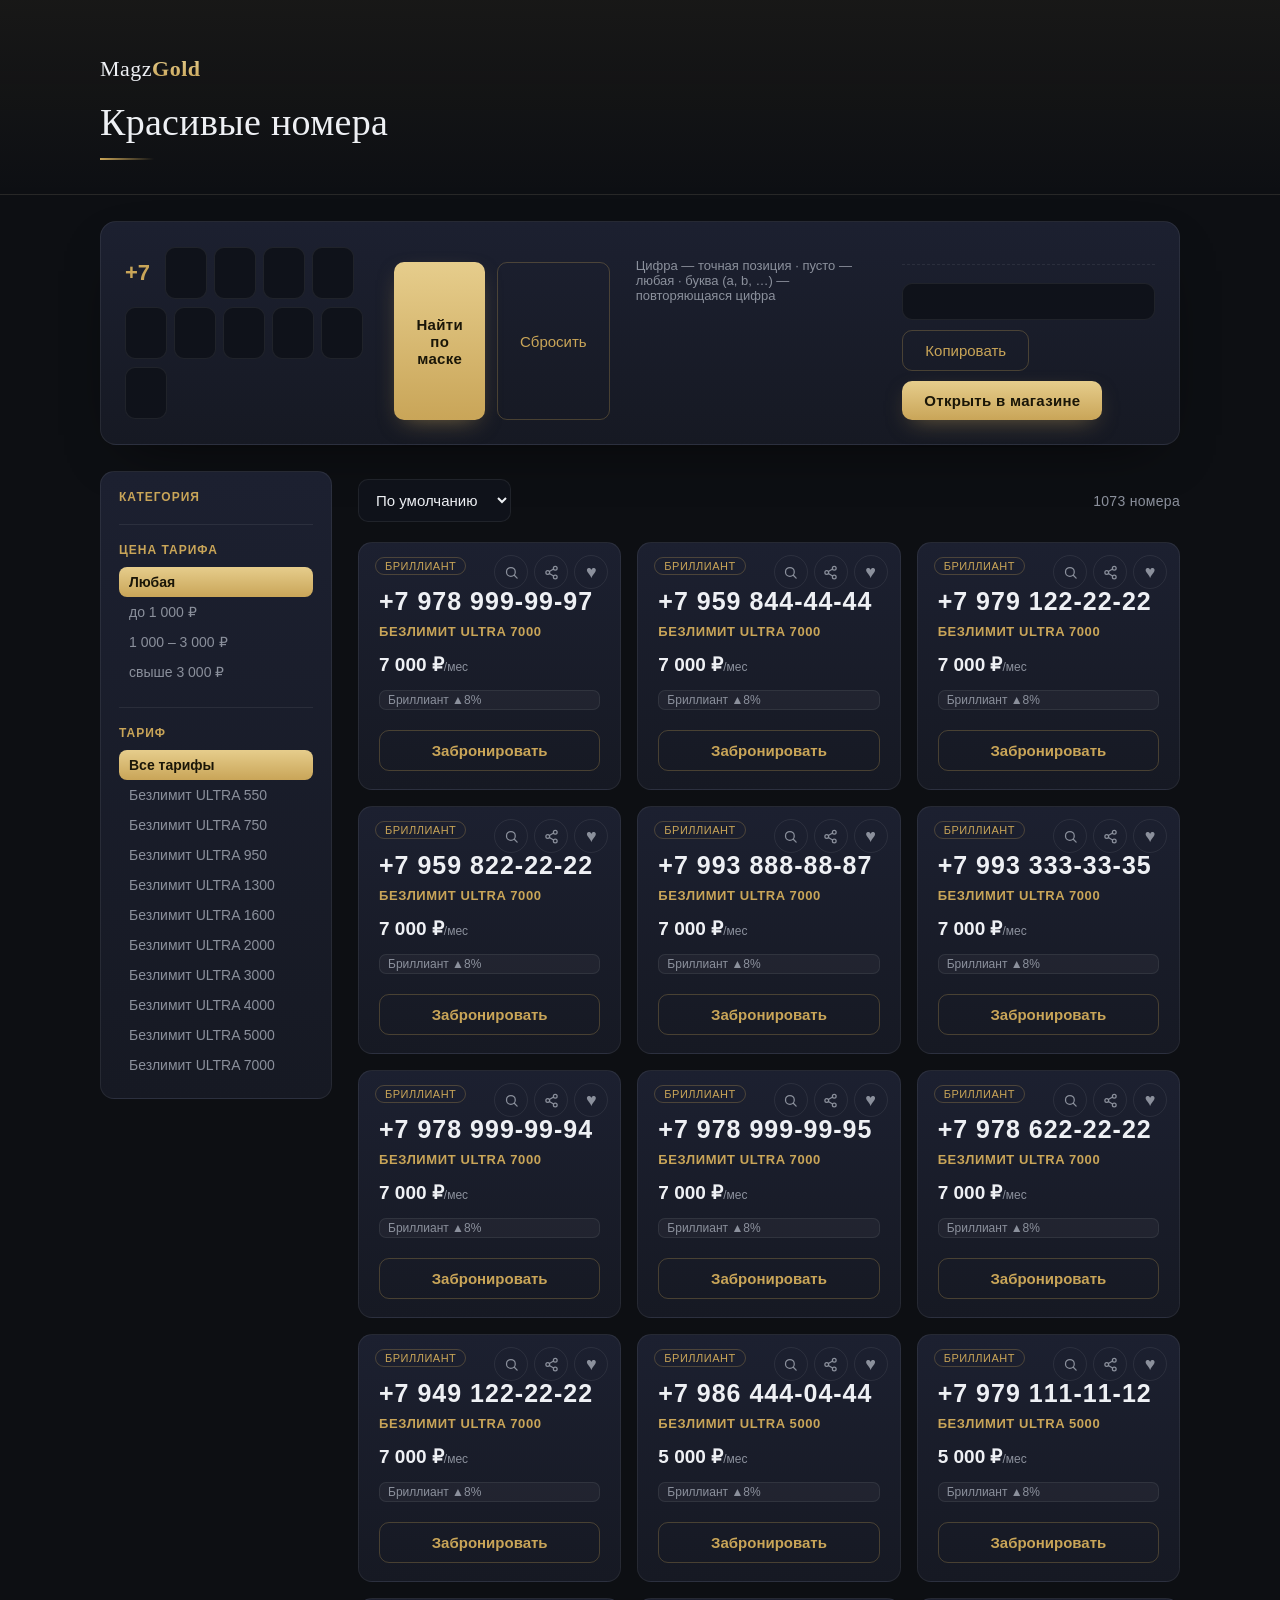
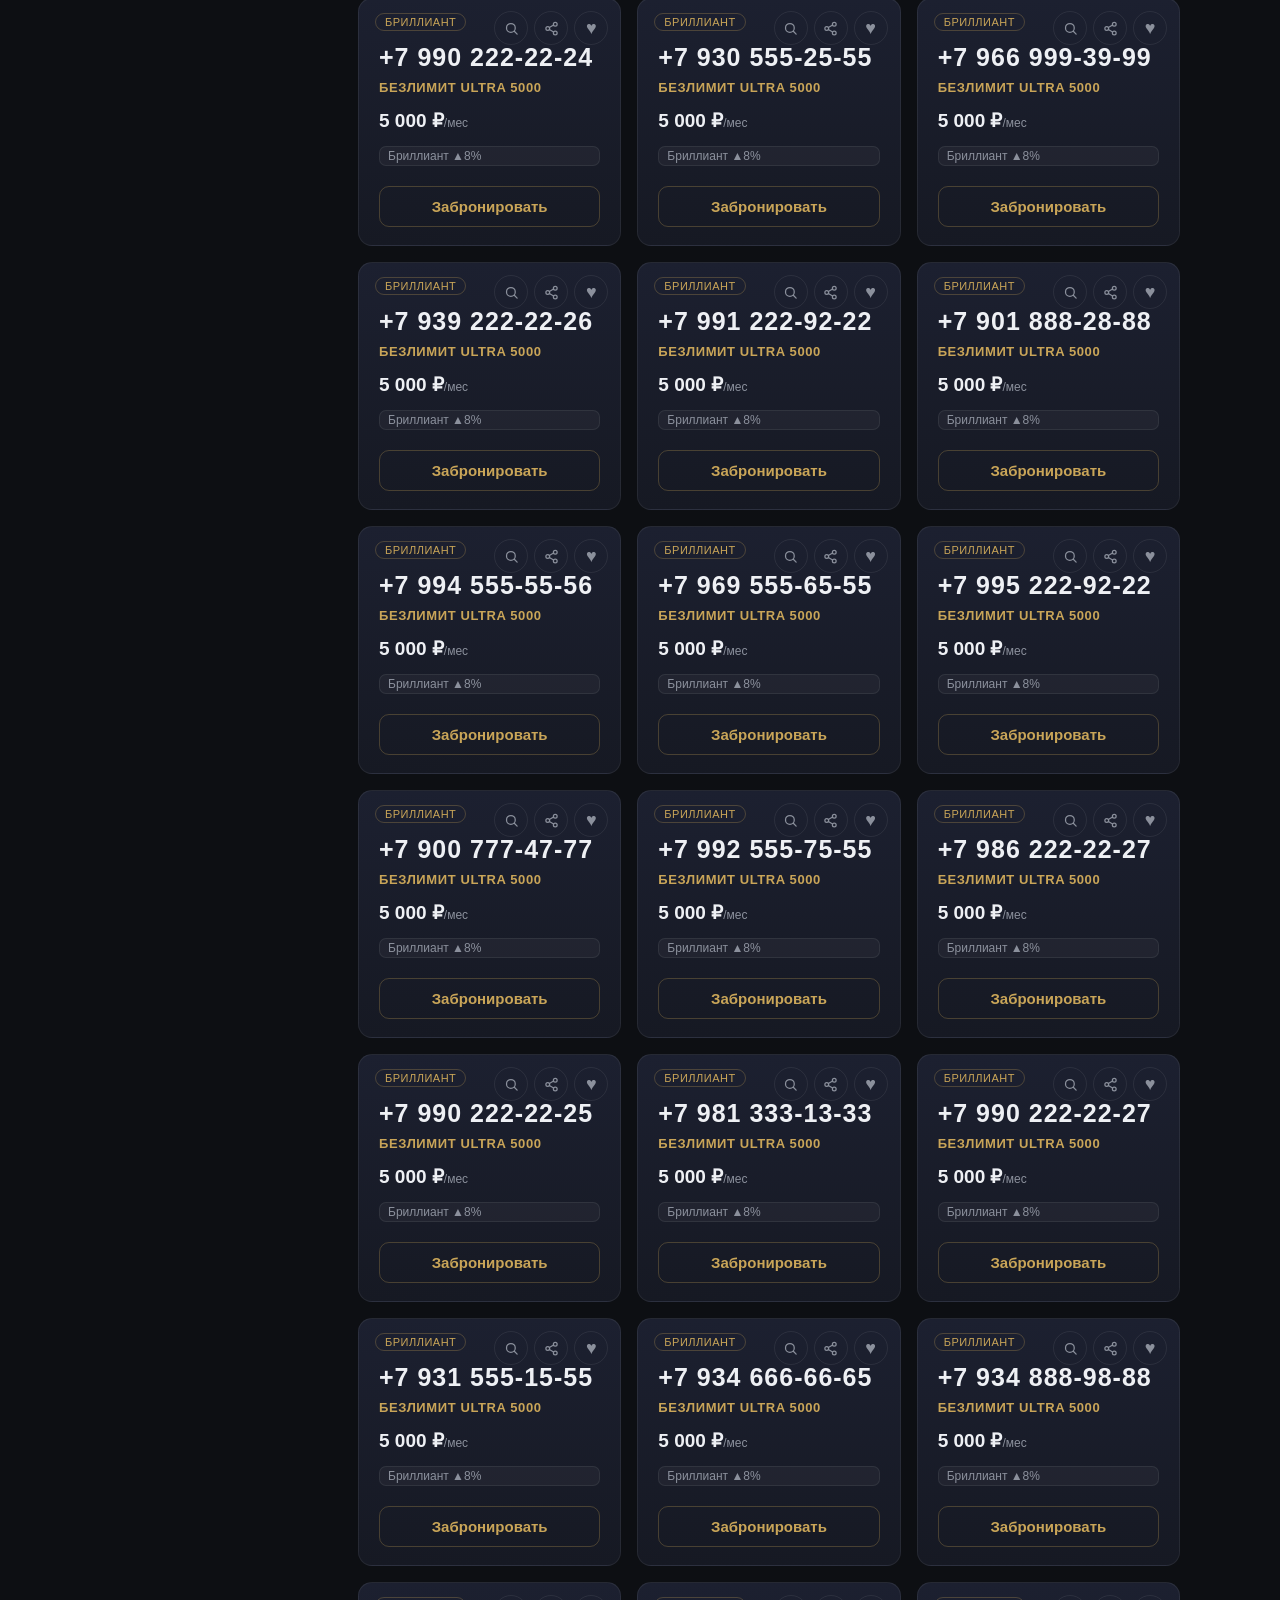
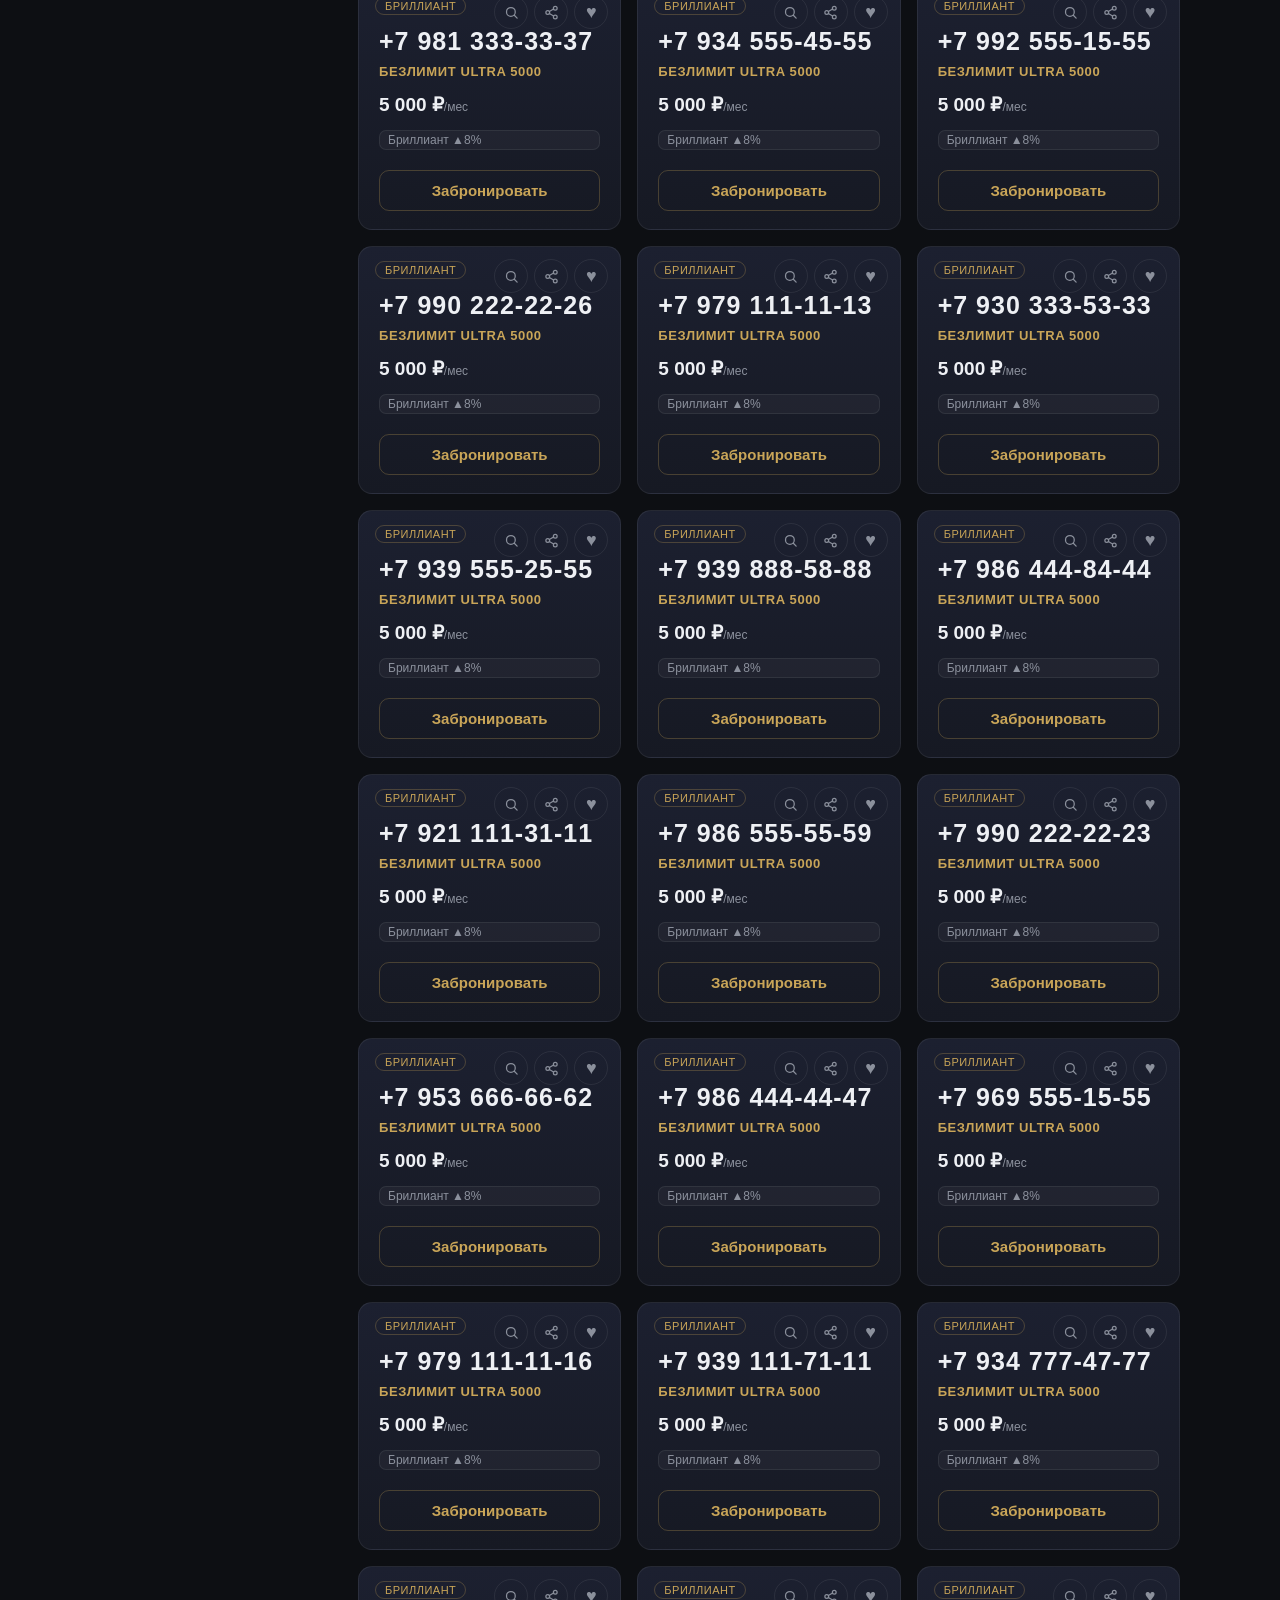
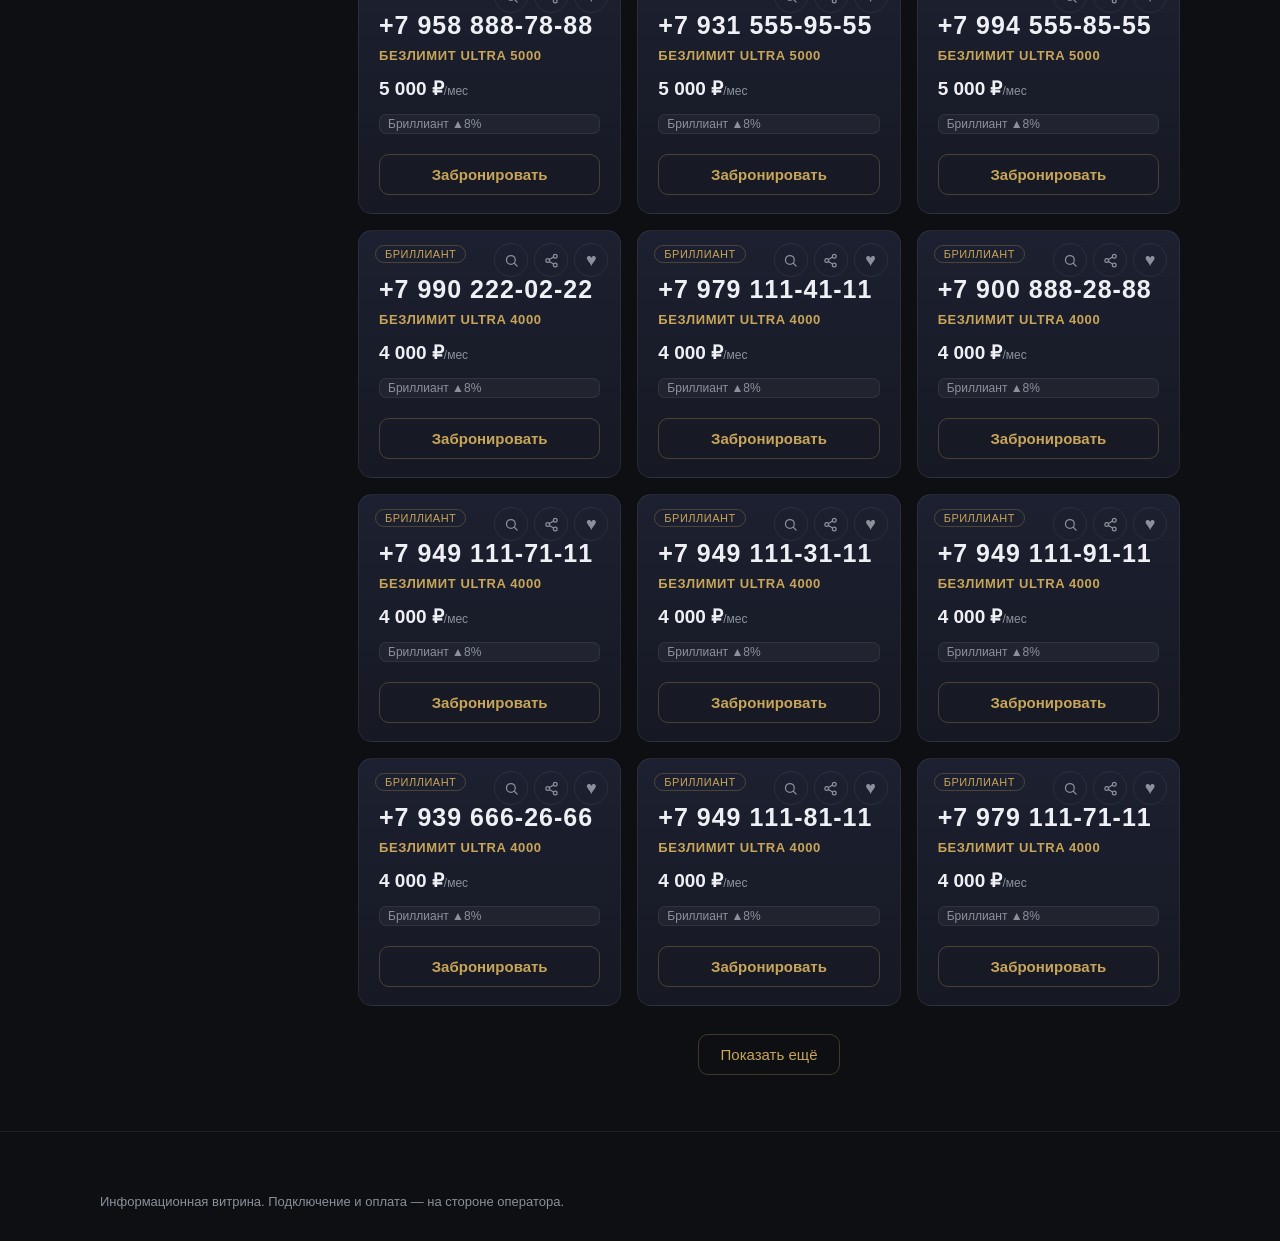
<file: index.html>
<!doctype html>
<html lang="ru">
<head>
  <meta charset="utf-8">
  <meta name="viewport" content="width=device-width, initial-scale=1">
  <title>MagzGold — красивые номера: купить и забронировать онлайн</title>
  <meta name="description" content="MagzGold — красивые и премиальные номера телефонов: подбор по маске и категориям, бронирование онлайн. Бриллиантовые, золотые, зеркальные номера.">
  <link rel="stylesheet" href="styles.css">
</head>
<body>
  <header class="top">
    <div class="wrap">
      <div class="brand">Magz<span class="brand-gold">Gold</span></div>
      <h1 class="h1">Красивые номера</h1>
    </div>
  </header>

  <main class="wrap">
    <section class="search-box">
      <div class="cubes" id="cubes" aria-label="Маска номера из 10 цифр">
        <span class="cube-prefix">+7</span>
      </div>
      <div class="cube-actions">
        <button id="find" class="btn-primary">Найти по маске</button>
        <button id="reset" class="btn-ghost">Сбросить</button>
      </div>
      <p class="cube-hint">Цифра — точная позиция · пусто — любая · буква (a, b, …) — повторяющаяся цифра</p>
      <div class="ref-bar" id="refBar" hidden>
        <input id="refLink" class="ref-link" readonly>
        <button id="copyLink" class="btn-ghost">Копировать</button>
        <a id="openStore" class="btn-primary" target="_blank" rel="noopener">Открыть в магазине</a>
      </div>
    </section>

    <div class="layout">
      <aside class="sidebar">
        <div class="filter-group">
          <h3 class="filter-title">Категория</h3>
          <ul class="filter-list" id="fCat"></ul>
        </div>
        <div class="filter-group">
          <h3 class="filter-title">Цена тарифа</h3>
          <ul class="filter-list" id="fPrice"></ul>
        </div>
        <div class="filter-group">
          <h3 class="filter-title">Тариф</h3>
          <ul class="filter-list" id="fTariff"></ul>
        </div>
      </aside>

      <div class="content">
        <div class="controls">
          <select id="sort">
            <option value="default">По умолчанию</option>
            <option value="price-asc">Цена тарифа ↑</option>
            <option value="price-desc">Цена тарифа ↓</option>
          </select>
          <span id="count" class="count"></span>
        </div>
        <div id="status" class="status">Загружаю номера…</div>
        <div id="grid" class="grid"></div>
        <div class="more-wrap"><button id="more" class="btn-ghost" hidden>Показать ещё</button></div>
      </div>
    </div>
  </main>

  <footer class="foot">
    <div class="wrap">
      <p>Информационная витрина. Подключение и оплата — на стороне оператора.</p>
    </div>
  </footer>

  <script src="config.js"></script>
  <script src="app.js"></script>
</body>
</html>
</file>
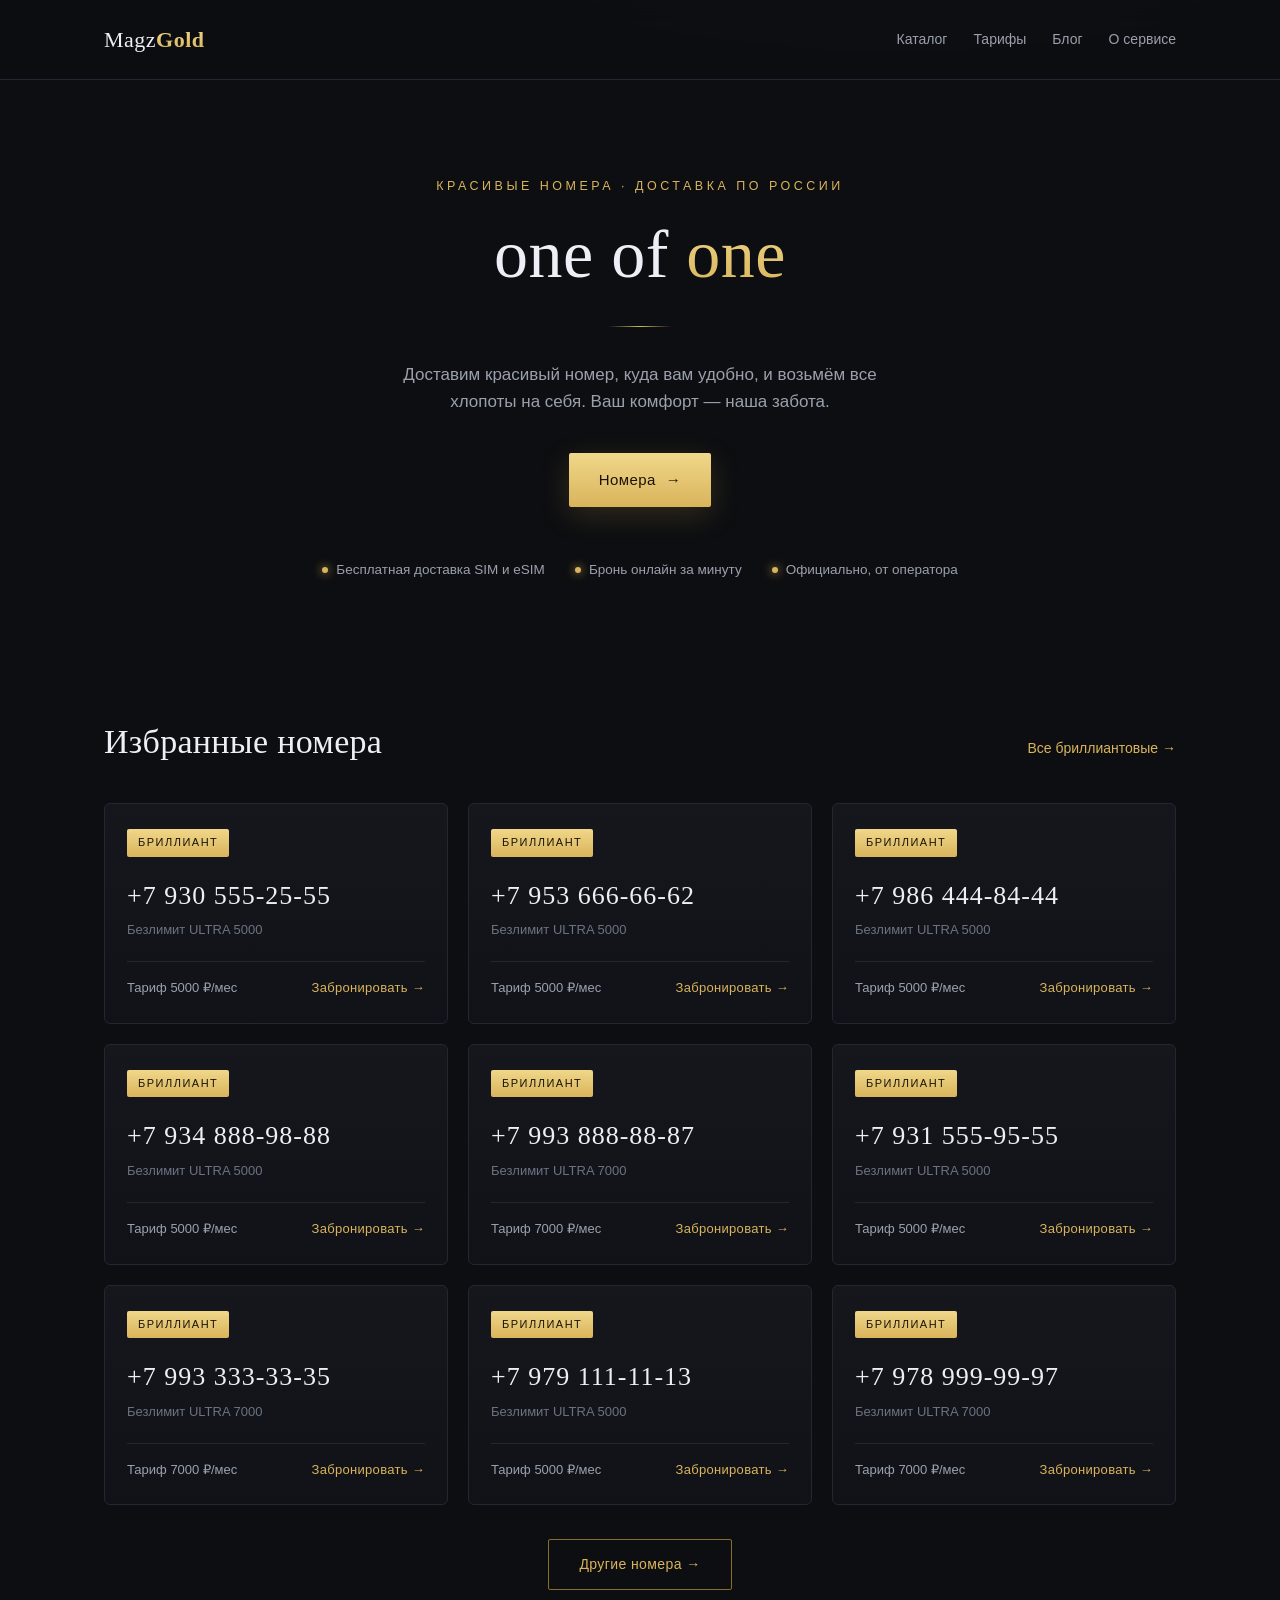
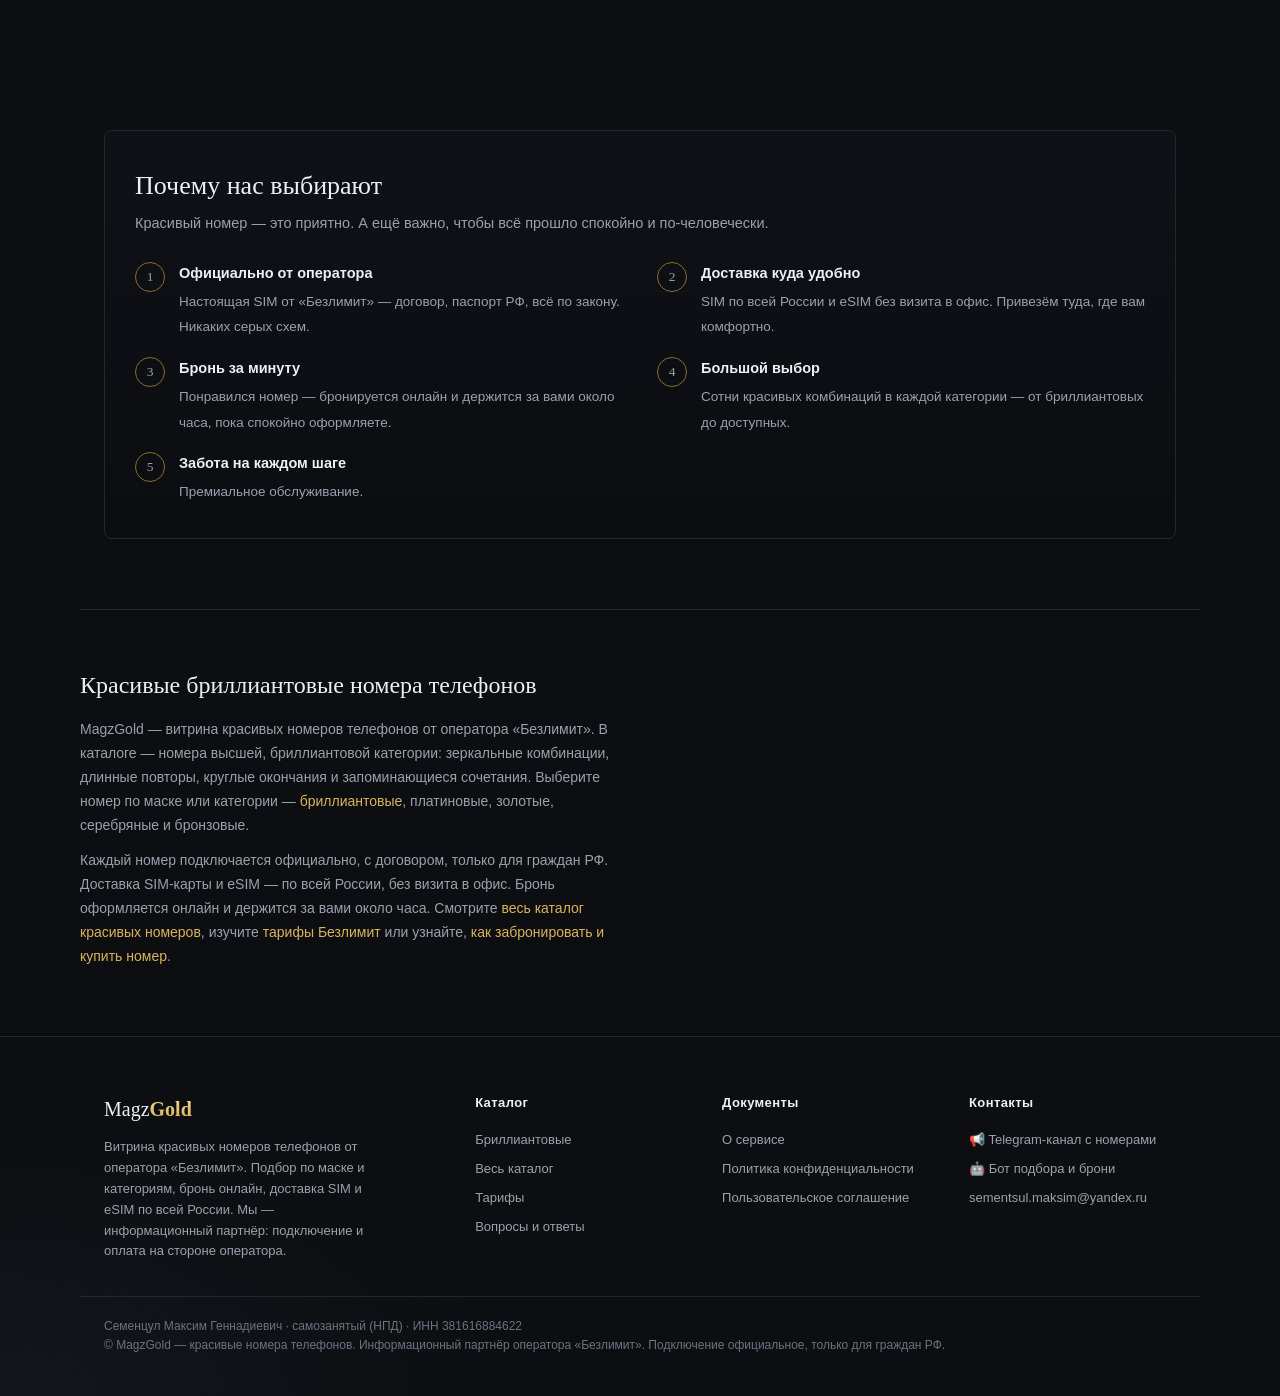
<file: premium-demo.html>
<!DOCTYPE html>
<html lang="ru">
<head>
<meta charset="utf-8">
<meta name="viewport" content="width=device-width, initial-scale=1">
<title>MagzGold — демо премиум-стиля</title>
<style>
  :root{
    --bg:#0d0e11; --bg2:#111318; --card:#15171d; --line:#232733;
    --ink:#eceff5; --mut:#9aa1ad; --dim:#6b7280;
    --gold:#d9b45b; --gold2:#f0d78a; --goldln:#8a6d2e;
    --ok:#4bbf7b;
    --serif:Georgia,"Times New Roman",serif;
    --sans:-apple-system,BlinkMacSystemFont,"Segoe UI",Roboto,Helvetica,Arial,sans-serif;
    --e:cubic-bezier(.22,.61,.36,1);
  }
  *{box-sizing:border-box}
  html{scroll-behavior:smooth}
  body{
    margin:0;background:
      radial-gradient(1200px 600px at 70% -10%, #1a1d26 0%, transparent 60%),
      radial-gradient(900px 500px at 0% 100%, #14161d 0%, transparent 55%),
      var(--bg);
    color:var(--ink);font-family:var(--sans);line-height:1.6;
    -webkit-font-smoothing:antialiased;text-rendering:optimizeLegibility;
  }
  .wrap{max-width:1120px;margin:0 auto;padding:0 24px}

  /* --- анимация появления --- */
  .rise{opacity:0;transform:translateY(18px);transition:opacity .7s var(--e),transform .7s var(--e)}
  .rise.in{opacity:1;transform:none}

  /* --- шапка --- */
  header{padding:22px 0;border-bottom:1px solid var(--line);position:sticky;top:0;z-index:5;
    background:rgba(13,14,17,.72);backdrop-filter:blur(10px)}
  .bar{display:flex;align-items:center;justify-content:space-between;gap:16px}
  .logo{font-family:var(--serif);font-size:22px;letter-spacing:.5px;color:var(--ink);text-decoration:none;transition:opacity .15s}
  .logo:hover{opacity:.85}
  .logo b{background:linear-gradient(180deg,var(--gold2),var(--gold));-webkit-background-clip:text;background-clip:text;color:transparent}
  .navlinks{display:flex;gap:26px;font-size:14px;color:var(--mut)}
  .navlinks a{color:var(--mut);text-decoration:none;transition:color .25s var(--e)}
  .navlinks a:hover{color:var(--gold2)}
  @media(max-width:640px){.navlinks{display:none}}

  /* --- герой: типографика + воздух --- */
  .hero{padding:96px 0 64px;text-align:center}
  .eyebrow{font-size:12.5px;letter-spacing:3.5px;text-transform:uppercase;color:var(--gold);
    margin:0 0 22px}
  .hero h1{font-family:var(--serif);font-weight:400;
    font-size:clamp(38px,6vw,68px);line-height:1.08;letter-spacing:.5px;margin:0 auto;max-width:12ch}
  .hero h1 .g{background:linear-gradient(180deg,var(--gold2),var(--gold));-webkit-background-clip:text;background-clip:text;color:transparent}
  .rule{width:64px;height:1px;background:linear-gradient(90deg,transparent,var(--gold),transparent);margin:34px auto}
  .lede{max-width:56ch;margin:0 auto;color:var(--mut);font-size:17px}
  .cta{display:inline-flex;align-items:center;gap:10px;margin-top:38px;
    padding:15px 30px;border-radius:2px;text-decoration:none;font-size:15px;letter-spacing:.4px;
    color:#1a1406;background:linear-gradient(180deg,var(--gold2),var(--gold));
    box-shadow:0 8px 30px rgba(217,180,91,.18);transition:transform .3s var(--e),box-shadow .3s var(--e)}
  .cta:hover{transform:translateY(-2px);box-shadow:0 14px 40px rgba(217,180,91,.32)}
  .cta .arw{transition:transform .3s var(--e)}
  .cta:hover .arw{transform:translateX(4px)}

  /* --- полоса доверия --- */
  .trust{display:flex;flex-wrap:wrap;justify-content:center;gap:14px 30px;margin:52px auto 0;
    color:var(--mut);font-size:13.5px}
  .trust span{display:inline-flex;align-items:center;gap:8px}
  .dot{width:6px;height:6px;border-radius:50%;background:var(--gold);box-shadow:0 0 10px var(--gold)}

  /* --- секции --- */
  section{padding:70px 0}
  .shead{display:flex;align-items:baseline;justify-content:space-between;gap:16px;margin-bottom:34px}
  .shead h2{font-family:var(--serif);font-weight:400;font-size:clamp(24px,3vw,34px);margin:0;letter-spacing:.3px}
  .shead a{color:var(--gold);text-decoration:none;font-size:14px;white-space:nowrap}

  /* --- сетка карточек номеров --- */
  .grid{display:grid;grid-template-columns:repeat(3,1fr);gap:20px}
  @media(max-width:860px){.grid{grid-template-columns:repeat(2,1fr)}}
  @media(max-width:560px){.grid{grid-template-columns:1fr}}
  .card{position:relative;background:linear-gradient(180deg,var(--card),#101218);
    border:1px solid var(--line);border-radius:6px;padding:24px 22px;overflow:hidden;
    transition:transform .35s var(--e),border-color .35s var(--e),box-shadow .35s var(--e)}
  .card::before{content:"";position:absolute;inset:0;border-radius:6px;padding:1px;pointer-events:none;
    background:linear-gradient(140deg,transparent 30%,rgba(240,215,138,.5),transparent 70%);
    -webkit-mask:linear-gradient(#000 0 0) content-box,linear-gradient(#000 0 0);
    -webkit-mask-composite:xor;mask-composite:exclude;opacity:0;transition:opacity .35s var(--e)}
  .card:hover{transform:translateY(-6px);border-color:transparent;
    box-shadow:0 20px 50px -20px rgba(0,0,0,.7)}
  .card:hover::before{opacity:1}
  .badge{display:inline-block;font-size:11px;letter-spacing:1.5px;text-transform:uppercase;
    padding:5px 11px;border-radius:2px;color:#1a1406;
    background:linear-gradient(180deg,var(--gold2),var(--gold))}
  .badge.silver{background:linear-gradient(180deg,#e9edf3,#aeb6c2);color:#1c2128}
  .badge.bronze{background:linear-gradient(180deg,#e6b98c,#b07a49);color:#241503}
  .num{font-family:var(--serif);font-size:26px;letter-spacing:1px;margin:18px 0 4px}
  .meta{color:var(--dim);font-size:13px}
  .row{display:flex;align-items:center;justify-content:space-between;margin-top:20px;
    padding-top:16px;border-top:1px solid var(--line)}
  .tariff{font-size:13px;color:var(--mut)}
  .tariff b{color:var(--ink);font-weight:600}
  .book{font-size:13px;color:var(--gold);text-decoration:none;letter-spacing:.3px;
    transition:letter-spacing .3s var(--e)}
  .book:hover{letter-spacing:1.2px}
  .status{display:inline-flex;align-items:center;gap:7px;font-size:12px;color:var(--ok)}
  .pulse{width:7px;height:7px;border-radius:50%;background:var(--ok);position:relative}
  .pulse::after{content:"";position:absolute;inset:-4px;border-radius:50%;
    border:1px solid var(--ok);animation:pulse 2s var(--e) infinite;opacity:0}
  @keyframes pulse{0%{transform:scale(.6);opacity:.7}100%{transform:scale(1.6);opacity:0}}

  /* --- легенда приёмов --- */
  .legend{background:linear-gradient(180deg,#0f1116,#0c0d11);border:1px solid var(--line);
    border-radius:8px;padding:34px 30px}
  .legend h2{font-family:var(--serif);font-weight:400;margin:0 0 6px;font-size:26px}
  .legend p.sub{color:var(--mut);margin:0 0 26px;font-size:14.5px}
  .lg{display:grid;grid-template-columns:repeat(2,1fr);gap:18px 34px}
  @media(max-width:640px){.lg{grid-template-columns:1fr}}
  .lg .it{display:flex;gap:14px}
  .lg .n{flex:0 0 auto;width:30px;height:30px;border-radius:50%;display:grid;place-items:center;
    font-family:var(--serif);font-size:14px;color:var(--gold2);border:1px solid var(--goldln)}
  .lg .it b{display:block;margin-bottom:3px;font-weight:600;font-size:14.5px}
  .lg .it span{color:var(--mut);font-size:13.5px}

  footer{padding:56px 0 40px;color:var(--dim);font-size:13px;border-top:1px solid var(--line)}
  .fcols{display:grid;grid-template-columns:1.6fr 1fr 1fr 1fr;gap:30px 40px}
  @media(max-width:860px){.fcols{grid-template-columns:1fr 1fr}}
  @media(max-width:520px){.fcols{grid-template-columns:1fr}}
  .flogo{font-family:var(--serif);font-size:20px;color:var(--ink);margin-bottom:12px}
  .flogo b{background:linear-gradient(180deg,var(--gold2),var(--gold));-webkit-background-clip:text;background-clip:text;color:transparent}
  .fabout{color:var(--mut);font-size:13px;line-height:1.6;max-width:38ch;margin:0}
  .fhead{color:var(--ink);font-size:13px;font-weight:600;letter-spacing:.4px;margin-bottom:12px}
  .fcol a{display:block;color:var(--mut);text-decoration:none;font-size:13px;padding:4px 0;transition:color .2s var(--e)}
  .fcol a:hover{color:var(--gold2)}
  .fbottom{margin-top:34px;padding-top:20px;border-top:1px solid var(--line);color:var(--dim);font-size:12px;line-height:1.6}

  /* --- скелетоны (мерцающие плейсхолдеры, пока грузятся живые номера) --- */
  .card.skel{pointer-events:none}
  .card.skel .badge,.card.skel .num,.card.skel .meta,.card.skel .row{
    background:linear-gradient(90deg,#171a20 25%,#242a35 37%,#171a20 63%);
    background-size:400% 100%;animation:skg 1.3s ease infinite;
    color:transparent;border:none;border-radius:5px}
  .card.skel .badge{display:block;width:82px;height:22px}
  .card.skel .num{height:26px;width:72%;margin:18px 0 6px}
  .card.skel .meta{height:14px;width:56%}
  .card.skel .row{height:20px;margin-top:22px;border:none;padding:0}
  @keyframes skg{0%{background-position:100% 0}100%{background-position:0 0}}
  .bgrid-empty{grid-column:1/-1;text-align:center;color:var(--mut);padding:26px}
  .bgrid-empty a{color:var(--gold)}
  .bmore{text-align:center;margin-top:34px}
  .bmore-btn{display:inline-block;background:transparent;color:var(--gold);border:1px solid var(--goldln);
    border-radius:2px;padding:13px 30px;font-size:14px;letter-spacing:.4px;text-decoration:none;
    transition:border-color .3s var(--e),color .3s var(--e),background .3s var(--e)}
  .bmore-btn:hover{border-color:var(--gold);color:var(--gold2);background:rgba(217,180,91,.06)}

  /* --- модалка «номер уже купили» --- */
  .tmodal{position:fixed;inset:0;z-index:100;display:none;align-items:center;justify-content:center;
    background:rgba(6,7,10,.72);backdrop-filter:blur(4px);padding:20px}
  .tmodal.open{display:flex}
  .tmodal-box{position:relative;max-width:420px;width:100%;text-align:center;
    background:linear-gradient(180deg,var(--card),#0e1015);border:1px solid var(--line);
    border-radius:10px;padding:38px 30px 30px;box-shadow:0 30px 80px -20px rgba(0,0,0,.8)}
  .tmodal-x{position:absolute;top:12px;right:14px;width:34px;height:34px;font-size:24px;line-height:1;
    background:transparent;color:var(--mut);border:none;cursor:pointer}
  .tmodal-x:hover{color:var(--ink)}
  .tmodal-ico{font-size:40px;margin-bottom:10px}
  .tmodal-box h3{font-family:var(--serif);font-weight:500;font-size:24px;margin:0 0 10px}
  .tmodal-box p{color:var(--mut);font-size:15px;margin:0 0 24px}
  .tmodal-actions{display:flex;flex-direction:column;gap:12px;align-items:center}
  .tmodal-more{background:linear-gradient(180deg,var(--gold2),var(--gold));color:#1a1406;border:none;
    border-radius:2px;padding:14px 30px;font-size:15px;font-weight:700;letter-spacing:.3px;cursor:pointer;
    width:100%;transition:filter .2s var(--e)}
  .tmodal-more:hover{filter:brightness(1.06)}
  .tmodal-all{color:var(--gold);text-decoration:none;font-size:14px}
  .tmodal-all:hover{color:var(--gold2)}

  /* --- окно брони с шагами (как на сайте) --- */
  .bmodal{position:fixed;inset:0;z-index:100;display:none;align-items:center;justify-content:center;
    background:rgba(6,7,10,.72);backdrop-filter:blur(4px);padding:20px;overflow:auto}
  .bmodal.open{display:flex}
  .bmodal-box{position:relative;max-width:460px;width:100%;
    background:linear-gradient(180deg,var(--card),#0e1015);border:1px solid var(--line);
    border-radius:10px;padding:34px 32px 28px;box-shadow:0 30px 80px -20px rgba(0,0,0,.8)}
  .bmodal-x{position:absolute;top:12px;right:14px;width:34px;height:34px;font-size:24px;line-height:1;
    background:transparent;color:var(--mut);border:none;cursor:pointer}
  .bmodal-x:hover{color:var(--ink)}
  .bmodal-box h3{font-family:var(--serif);font-weight:500;font-size:24px;margin:0 0 8px}
  .bmodal-sub{color:var(--mut);font-size:14px;margin:0 0 14px}
  .bmodal-num{font-family:var(--serif);font-size:20px;letter-spacing:1px;color:var(--gold2);margin:0 0 16px}
  .bmodal-steps{margin:0 0 16px;padding-left:0;list-style:none;counter-reset:none}
  .bmodal-steps li{position:relative;padding:9px 0 9px 14px;border-top:1px solid var(--line);font-size:14px;color:var(--ink)}
  .bmodal-steps li:first-child{border-top:none}
  .bmodal-steps b{color:var(--gold)}
  .bmodal-warn{font-size:13px;color:#e0b48a;background:rgba(224,120,80,.08);border:1px solid rgba(224,120,80,.25);
    border-radius:6px;padding:10px 12px;margin:0 0 20px;line-height:1.5}
  .bmodal-actions{display:flex;gap:12px;justify-content:flex-end;flex-wrap:wrap}
  .bmodal-cancel{background:transparent;color:var(--gold);border:1px solid var(--goldln);border-radius:2px;
    padding:12px 22px;font-size:14px;cursor:pointer;transition:border-color .2s var(--e),color .2s var(--e)}
  .bmodal-cancel:hover{border-color:var(--gold);color:var(--gold2)}
  .bmodal-go{background:linear-gradient(180deg,var(--gold2),var(--gold));color:#1a1406;border:none;border-radius:2px;
    padding:12px 24px;font-size:14px;font-weight:700;letter-spacing:.3px;cursor:pointer;transition:filter .2s var(--e)}
  .bmodal-go:hover{filter:brightness(1.06)}
  .bmodal-go:disabled{opacity:.6;cursor:default}
.seo-home{padding:56px 0;border-top:1px solid var(--line)}
  .seo-home h2{font-family:var(--serif);font-weight:400;font-size:24px;margin:0 0 14px;color:var(--ink)}
  .seo-home p{color:var(--mut);font-size:14px;line-height:1.7;max-width:70ch;margin:0 0 12px}
  .seo-home a{color:var(--gold);text-decoration:none}
  .seo-home a:hover{color:var(--gold2)}
</style>
</head>
<body>

<header>
  <div class="wrap bar">
    <a href="/" class="logo">Magz<b>Gold</b></a>
    <nav class="navlinks">
      <a href="/start/">Каталог</a>
      <a href="/tarify/">Тарифы</a>
      <a href="/blog/">Блог</a>
      <a href="/o-servise/">О сервисе</a>
    </nav>
  </div>
</header>

<!-- ГЕРОЙ: типографика + воздух -->
<div class="wrap">
  <div class="hero">
    <p class="eyebrow rise">Красивые номера · доставка по России</p>
    <h1 class="rise" style="transition-delay:.08s">one of <span class="g">one</span></h1>
    <div class="rule rise" style="transition-delay:.16s"></div>
    <p class="lede rise" style="transition-delay:.22s">Доставим красивый номер, куда вам удобно, и возьмём все хлопоты на себя. Ваш комфорт — наша забота.</p>
    <a href="#nums" class="cta rise" style="transition-delay:.3s">Номера <span class="arw">→</span></a>

    <div class="trust rise" style="transition-delay:.4s">
      <span><i class="dot"></i> Бесплатная доставка SIM и eSIM</span>
      <span><i class="dot"></i> Бронь онлайн за минуту</span>
      <span><i class="dot"></i> Официально, от оператора</span>
    </div>
  </div>
</div>

<!-- КАРТОЧКИ НОМЕРОВ: акценты + микро-анимации + детали доверия -->
<section id="nums">
  <div class="wrap">
    <div class="shead rise">
      <h2>Избранные номера</h2>
      <a href="/kategoriya/brilliant/">Все бриллиантовые →</a>
    </div>
    <div class="grid" id="bgrid"></div>
    <div class="bmore"><a href="/kategoriya/brilliant/" class="bmore-btn">Другие номера →</a></div>
  </div>
</section>

<!-- ЛЕГЕНДА: что именно применено -->
<section id="legend">
  <div class="wrap">
    <div class="legend rise">
      <h2>Почему нас выбирают</h2>
      <p class="sub">Красивый номер — это приятно. А ещё важно, чтобы всё прошло спокойно и по-человечески.</p>
      <div class="lg">
        <div class="it"><span class="n">1</span><div><b>Официально от оператора</b><span>Настоящая SIM от «Безлимит» — договор, паспорт РФ, всё по закону. Никаких серых схем.</span></div></div>
        <div class="it"><span class="n">2</span><div><b>Доставка куда удобно</b><span>SIM по всей России и eSIM без визита в офис. Привезём туда, где вам комфортно.</span></div></div>
        <div class="it"><span class="n">3</span><div><b>Бронь за минуту</b><span>Понравился номер — бронируется онлайн и держится за вами около часа, пока спокойно оформляете.</span></div></div>
        <div class="it"><span class="n">4</span><div><b>Большой выбор</b><span>Сотни красивых комбинаций в каждой категории — от бриллиантовых до доступных.</span></div></div>
        <div class="it"><span class="n">5</span><div><b>Забота на каждом шаге</b><span>Премиальное обслуживание.</span></div></div>
      </div>
    </div>
  </div>
</section>

<section class="wrap seo-home">
  <h2>Красивые бриллиантовые номера телефонов</h2>
  <p>MagzGold — витрина красивых номеров телефонов от оператора «Безлимит». В каталоге — номера высшей, бриллиантовой категории: зеркальные комбинации, длинные повторы, круглые окончания и запоминающиеся сочетания. Выберите номер по маске или категории — <a href="/kategoriya/brilliant/">бриллиантовые</a>, платиновые, золотые, серебряные и бронзовые.</p>
  <p>Каждый номер подключается официально, с договором, только для граждан РФ. Доставка SIM-карты и eSIM — по всей России, без визита в офис. Бронь оформляется онлайн и держится за вами около часа. Смотрите <a href="/start/">весь каталог красивых номеров</a>, изучите <a href="/tarify/">тарифы Безлимит</a> или узнайте, <a href="/kak-eto-rabotaet/">как забронировать и купить номер</a>.</p>
</section>

<footer>
  <div class="wrap fcols">
    <div class="fcol">
      <div class="flogo">Magz<b>Gold</b></div>
      <p class="fabout">Витрина красивых номеров телефонов от оператора «Безлимит». Подбор по маске и категориям, бронь онлайн, доставка SIM и eSIM по всей России. Мы — информационный партнёр: подключение и оплата на стороне оператора.</p>
    </div>
    <div class="fcol">
      <div class="fhead">Каталог</div>
      <a href="/kategoriya/brilliant/">Бриллиантовые</a>
      <a href="/start/">Весь каталог</a>
      <a href="/tarify/">Тарифы</a>
      <a href="/faq/">Вопросы и ответы</a>
    </div>
    <div class="fcol">
      <div class="fhead">Документы</div>
      <a href="/o-servise/">О сервисе</a>
      <a href="/politika/">Политика конфиденциальности</a>
      <a href="/polzovatelskoe-soglashenie/">Пользовательское соглашение</a>
    </div>
    <div class="fcol">
      <div class="fhead">Контакты</div>
      <a href="https://t.me/magzgoldmg" target="_blank" rel="noopener">📢 Telegram-канал с номерами</a>
      <a href="https://t.me/magzgoldbot" target="_blank" rel="noopener">🤖 Бот подбора и брони</a>
      <a href="mailto:sementsul.maksim@yandex.ru">sementsul.maksim@yandex.ru</a>
    </div>
  </div>
  <div class="wrap fbottom">
    Семенцул Максим Геннадиевич · самозанятый (НПД) · ИНН 381616884622<br>
    © MagzGold — красивые номера телефонов. Информационный партнёр оператора «Безлимит». Подключение официальное, только для граждан РФ.
  </div>
</footer>

<div id="takenModal" class="tmodal">
  <div class="tmodal-box">
    <button class="tmodal-x" type="button" aria-label="Закрыть">×</button>
    <div class="tmodal-ico">😔</div>
    <h3>Ой, кажется, номер уже купили</h3>
    <p>Похоже, этот красивый номер кто-то забрал буквально только что. Но не расстраивайтесь — у нас есть другие, не менее эффектные.</p>
    <div class="tmodal-actions">
      <button class="tmodal-more" type="button">Подобрать другой</button>
      <a class="tmodal-all" href="/kategoriya/brilliant/">Все бриллиантовые →</a>
    </div>
  </div>
</div>

<div id="bookModal" class="bmodal">
  <div class="bmodal-box" role="dialog" aria-modal="true" aria-labelledby="bookTitle">
    <button class="bmodal-x" type="button" aria-label="Закрыть">×</button>
    <h3 id="bookTitle">Давайте оформим всё по правилам</h3>
    <p class="bmodal-sub">Это займёт пару минут. Оформление и оплата — на защищённой странице оператора «Безлимит».</p>
    <p class="bmodal-num" id="bookNum"></p>
    <ol class="bmodal-steps">
      <li><b>Шаг 1.</b> Загрузить фото паспорта РФ</li>
      <li><b>Шаг 2.</b> Подписать документы</li>
      <li><b>Шаг 3.</b> Оплатить тарифный план</li>
      <li><b>Шаг 4.</b> Получить SIM-карту</li>
    </ol>
    <p class="bmodal-warn">🔴 <b>Важно:</b> подключение доступно только гражданам РФ. Паспорт другого государства не подходит.</p>
    <div class="bmodal-actions">
      <button class="bmodal-cancel" type="button">Отмена</button>
      <button class="bmodal-go" type="button">Забронировать и продолжить</button>
    </div>
  </div>
</div>

<script>
  // мягкое появление при попадании в область видимости
  var io = new IntersectionObserver(function(es){
    es.forEach(function(e){ if(e.isIntersecting){ e.target.classList.add('in'); io.unobserve(e.target); } });
  }, {threshold:.12});
  document.querySelectorAll('.rise').forEach(function(el){ io.observe(el); });
  // герой показать сразу (он выше сгиба)
  document.querySelectorAll('.hero .rise').forEach(function(el){ setTimeout(function(){el.classList.add('in')}, 60); });
</script>

<!-- ЖИВЫЕ бриллиантовые номера: кэш → мгновенно, потом фон. обновление. Маленький запрос — быстрее. -->
<script>
(function(){
  var API="https://api.store.bezlimit.ru/v2";
  var TOKEN="Basic YXBpU3RvcmU6VkZ6WFdOSmhwNTVtc3JmQXV1dU0zVHBtcnFTRw==";
  var REF="https://l.bezlimit.ru/store/800848";
  var CATS="brilliant,brilliant_super";
  var LIMIT=9;
  var grid=document.getElementById('bgrid');
  if(!grid){return;}

  function esc(s){return String(s==null?'':s).replace(/[&<>"]/g,function(c){return {'&':'&amp;','<':'&lt;','>':'&gt;','"':'&quot;'}[c];});}
  function fmt(p){ p=String(p); return p.length===10 ? '+7 '+p.slice(0,3)+' '+p.slice(3,6)+'‑'+p.slice(6,8)+'‑'+p.slice(8,10) : '+7 '+p; }
  function tprice(t){ return (t&&t.price) ? ('Тариф '+Math.round(t.price)+' ₽/мес') : 'Красивый номер'; }
  function card(n){
    var d=String(n.phone), t=n.tariff||{};
    return '<div class="card">'
      +'<span class="badge">Бриллиант</span>'
      +'<div class="num">'+fmt(d)+'</div>'
      +'<div class="meta">'+esc(t.name||'Бриллиантовая категория')+'</div>'
      +'<div class="row"><span class="tariff">'+tprice(t)+'</span>'
      +'<a class="book" href="/start/" data-phone="'+d+'">Забронировать →</a></div>'
      +'</div>';
  }
  function skeleton(){
    var s=''; for(var i=0;i<LIMIT;i++){ s+='<div class="card skel"><span class="badge"></span><div class="num"></div><div class="meta"></div><div class="row"></div></div>'; }
    grid.innerHTML=s;
  }
  function renderList(list){ if(list&&list.length){ grid.innerHTML=list.slice(0,LIMIT).map(card).join(''); } }
  function flatten(j){
    var out=[], seen={}, res=[];
    if(j&&typeof j==='object'){ Object.keys(j).forEach(function(k){
      var g=j[k], items=(g&&g.items)?g.items:(Array.isArray(g)?g:null);
      if(items){ items.forEach(function(it){ if(it&&it.phone)out.push(it); }); }
    }); }
    out.forEach(function(it){ if(!seen[it.phone]){ seen[it.phone]=1; res.push(it); } });
    return res;
  }

  function shuffle(a){ a=a.slice(); for(var i=a.length-1;i>0;i--){ var j=Math.floor(Math.random()*(i+1)); var t=a[i];a[i]=a[j];a[j]=t; } return a; }
  function empty(){ grid.innerHTML='<p class="bgrid-empty">Номера временно недоступны. <a href="/kategoriya/brilliant/">Открыть каталог →</a></p>'; POOL=[]; }
  var POOL=[]; // нормализованный пул {phone,tariff} — из статики или живого API
  function renderPage(){ if(POOL.length){ renderList(shuffle(POOL).slice(0,LIMIT)); } else { empty(); } }

  // фолбэк: живой API из браузера (если статики нет)
  function liveFallback(){
    var url=API+'/super-link/phones/mask-category?expand=tariff&is_reserved=false&per_page=12&phone_pattern=9NNNNNNNNN&mask_categories='+encodeURIComponent(CATS);
    fetch(url,{headers:{Authorization:TOKEN},cache:'no-store'})
      .then(function(r){ if(!r.ok){throw 0;} return r.json(); })
      .then(function(j){ POOL=flatten(j); renderPage(); })
      .catch(empty);
  }

  if(!grid.children.length){ skeleton(); }   // если номера уже отрендерены сервером (SSR) — не затираем скелетоном
  // быстрый путь: статика catalog.json (прогрета кроном) → МГНОВЕННО; нет — живой API
  fetch('/data/catalog.json',{cache:'no-store'})
    .then(function(r){ return r.ok ? r.json() : null; })
    .then(function(d){
      var pool = d && d.cats && d.cats.brilliant;
      if(pool && pool.length){
        var prem = pool.filter(function(x){ return x.c==='top'; });         // класс из файла (крон классифицирует по свежим тарифам)
        if(!prem.length){ prem = pool.filter(function(x){ return (x.p||0) >= 4000; }); } // фолбэк для старого формата без c
        if(!prem.length){ prem = pool; }
        POOL=prem.map(function(x){ return {phone:x.n, tariff:{name:x.t, price:x.p}}; });
        renderPage();
      }
      else { liveFallback(); }
    })
    .catch(liveFallback);

  // ---- бронь: окно с шагами (как на сайте) → живой чек + РЕЗЕРВАЦИЯ → ссылка с uuid ----
  var REF_ID="800848";
  function deepUuid(o){
    if(!o||typeof o!=='object'){return null;}
    if(o.super_link_uuid&&o.super_link_uuid.uuid){return o.super_link_uuid.uuid;}
    for(var k in o){ var v=o[k];
      if(typeof v==='string'&&/^[0-9a-f]{8}-[0-9a-f]{4}-[0-9a-f]{4}-/i.test(v)){return v;}
      if(v&&typeof v==='object'){ var r=deepUuid(v); if(r){return r;} } }
    return null;
  }
  // модалка «номер купили»
  var taken=document.getElementById('takenModal');
  function showTaken(){ if(taken){ taken.classList.add('open'); } }
  function hideTaken(){ if(taken){ taken.classList.remove('open'); } }
  if(taken){
    taken.addEventListener('click', function(e){ if(e.target===taken || e.target.closest('.tmodal-x')){ hideTaken(); } });
    var moreBtn=taken.querySelector('.tmodal-more');
    if(moreBtn){ moreBtn.addEventListener('click', function(){ hideTaken(); renderPage(); grid.scrollIntoView({behavior:'smooth',block:'center'}); }); }
  }
  // окно брони с 4 шагами
  var book=document.getElementById('bookModal'), CUR=null;
  function showBook(d){ CUR=d; var n=document.getElementById('bookNum'); if(n){ n.textContent=fmt(d)+' · бронь держится ~1 час'; } if(book){ book.classList.add('open'); } }
  function hideBook(){ if(book){ book.classList.remove('open'); } }
  if(book){
    book.addEventListener('click', function(e){ if(e.target===book || e.target.closest('.bmodal-x') || e.target.closest('.bmodal-cancel')){ hideBook(); } });
    var goBtn=book.querySelector('.bmodal-go');
    if(goBtn){ goBtn.addEventListener('click', function(){ reserve(CUR, goBtn); }); }
  }
  function reserve(d, btn){
    if(!d){ return; }
    var w=window.open('','_blank');            // окно СРАЗУ по клику (антипопап)
    hideBook();
    if(btn){ btn.disabled=true; btn.textContent='Бронируем…'; }
    function restore(){ if(btn){ btn.disabled=false; btn.textContent='Забронировать и продолжить'; } }
    // 1) живой чек: свободен ли номер + берём tariff_id из ответа
    fetch(API+'/super-link/phones/mask-category?expand=tariff&is_reserved=false&per_page=100&phone_pattern='+encodeURIComponent(d),{headers:{Authorization:TOKEN}})
      .then(function(r){ return r.ok?r.json():null; })
      .then(function(j){
        var found=null; if(j){ flatten(j).forEach(function(x){ if(String(x.phone)===String(d)){ found=x; } }); }
        var tid=found&&found.tariff&&found.tariff.id;
        if(!found||!tid){ if(w){ w.close(); } restore(); showTaken(); throw 'sold'; }
        // 2) свободен → создаём бронь (реф-id в user_id — привязка комиссии)
        var fd=new FormData();
        fd.append('phone',d); fd.append('tariff_id',tid);
        fd.append('type','store'); fd.append('user_id',REF_ID); fd.append('filter','professional');
        return fetch(API+'/super-link/reservations?expand=super_link_uuid',{method:'POST',headers:{Authorization:TOKEN},body:fd}).then(function(r){ return r.json(); });
      })
      .then(function(dd){
        restore();
        var uuid=deepUuid(dd);
        if(!uuid){ if(w){ w.close(); } showTaken(); return; }
        // 3) бронь создана → ссылка ИМЕННО на бронирование (с uuid), не поиск
        var url=REF+'?type=p&cubes='+d+'&uuid='+encodeURIComponent(uuid);
        if(w){ w.location=url; } else { window.open(url,'_blank','noopener'); }
      })
      .catch(function(e){ if(e==='sold'){ return; } restore(); if(w){ w.close(); } showTaken(); });
  }
  grid.addEventListener('click', function(e){
    var a=e.target.closest('.book'); if(!a){ return; }
    e.preventDefault();
    showBook(a.getAttribute('data-phone'));   // клик по карточке → окно с шагами
  });
})();
</script>
</body>
</html>
</file>
<file: styles.css>
/* numstore — тёмная премиум-тема (luxury), не DOS. Номер = ювелирный объект. */
:root {
  --bg:      #0d0f13;
  --bg-soft: #12141b;
  --card:    #161923;
  --card-hi: #1c2030;
  --line:    rgba(255,255,255,.07);
  --line-2:  rgba(201,165,88,.28);
  --text:    #eef0f4;
  --muted:   #8b909c;
  --gold:    #c9a558;
  --gold-hi: #e6cd8c;
}
* { box-sizing: border-box; }
/* off-canvas .drawer стоит на right:0 + translateX(100%) — уезжает вправо ЗА экран.
   Без клипа корня это тянет горизонтальный скролл на мобиле (пустое поле справа).
   clip (а не hidden) режет вылет, НЕ создавая scroll-контейнер → не ломает position:sticky сайдбара. */
html, body { overflow-x: clip; }
body {
  margin: 0;
  font-family: "Inter", -apple-system, "Segoe UI", Roboto, Helvetica, Arial, sans-serif;
  color: var(--text);
  background:
    radial-gradient(1200px 500px at 50% -10%, rgba(201,165,88,.10), transparent 60%),
    var(--bg);
  -webkit-font-smoothing: antialiased;
}
.wrap { max-width: 1120px; margin: 0 auto; padding: 0 20px; }

/* ---- шапка ---- */
.top {
  padding: 46px 0 30px;
  border-bottom: 1px solid var(--line);
  background: linear-gradient(180deg, rgba(201,165,88,.06), transparent);
}
/* логотип КАК НА ЛЕНДИНГЕ (изначальный): серифный 22px, «Magz» обычным весом, «Gold» жирным золотом */
.brand { font-family: var(--serif); font-size: 22px; font-weight: 400; letter-spacing: .5px; color: var(--text); text-decoration: none; display: inline-block; transition: opacity .15s; }
.brand:hover { opacity: .85; }
.brand .brand-gold { font-weight: 700; }

/* бургер + шторка */
.burger {
  position: absolute; top: 22px; right: 20px; z-index: 30;
  width: 44px; height: 40px; font-size: 24px; line-height: 1;
  background: transparent; color: var(--gold); border: 1px solid var(--line-2);
  border-radius: 10px; cursor: pointer;
}
.burger:hover { border-color: var(--gold); }
.drawer-backdrop {
  position: fixed; inset: 0; background: rgba(0,0,0,.6); opacity: 0; visibility: hidden;
  transition: opacity .25s; z-index: 40;
}
.drawer-backdrop.open { opacity: 1; visibility: visible; }
.drawer {
  position: fixed; top: 0; right: 0; height: 100%; width: 320px; max-width: 86vw; z-index: 50;
  background: linear-gradient(180deg, var(--card-hi), var(--bg)); border-left: 1px solid var(--line-2);
  padding: 24px 22px 40px; overflow-y: auto; transform: translateX(100%); transition: transform .25s ease;
  box-shadow: -20px 0 60px -20px rgba(0,0,0,.8);
}
.drawer.open { transform: translateX(0); }
.drawer-close {
  position: absolute; top: 14px; right: 16px; width: 36px; height: 36px; font-size: 26px; line-height: 1;
  background: transparent; color: var(--muted); border: none; cursor: pointer;
}
.drawer-close:hover { color: var(--gold); }
.drawer-brand { font-size: 22px; font-weight: 700; color: var(--text); text-decoration: none; display: inline-block; margin-bottom: 14px; }
.drawer-group { margin-top: 18px; }
.drawer-group h4 {
  margin: 0 0 8px; font-size: 12px; font-weight: 600; letter-spacing: 1px; text-transform: uppercase; color: var(--gold);
}
.drawer-group a {
  display: block; padding: 8px 10px; border-radius: 8px; color: var(--muted); text-decoration: none; font-size: 15px;
  transition: background .12s, color .12s;
}
.drawer-group a:hover { color: var(--text); background: rgba(255,255,255,.05); }
.hero { margin: 0; font-size: 30px; font-weight: 700; letter-spacing: .5px; color: var(--text); }
.hero-tag { font-weight: 400; color: var(--muted); font-size: 26px; }
@media (max-width: 520px) { .hero, .hero-tag { font-size: 23px; } }

/* 404 */
.err { text-align: center; padding: 70px 0 90px; }
.err-code { font-size: 88px; font-weight: 700; line-height: 1;
  background: linear-gradient(180deg, var(--gold-hi), var(--gold)); -webkit-background-clip: text; background-clip: text; color: transparent; }
.err h1 { margin: 18px 0 8px; font-size: 24px; font-weight: 600; }
.err p { color: var(--muted); margin: 0 0 24px; }
.err .btn-primary { text-decoration: none; }
.brand-gold {
  background: linear-gradient(180deg, var(--gold-hi), var(--gold));
  -webkit-background-clip: text; background-clip: text; color: transparent;
}
.top .h1 {
  margin: 18px 0 0; font-size: 30px; font-weight: 600; letter-spacing: .5px;
}
.top .h1::after {
  content: ""; display: block; width: 54px; height: 2px; margin-top: 14px;
  background: linear-gradient(90deg, var(--gold), transparent);
}
.top .sub { margin: 14px 0 0; color: var(--muted); font-size: 15px; letter-spacing: .3px; }

/* навигация по категориям */
.catnav { display: flex; flex-wrap: wrap; gap: 6px; margin-top: 18px; }
.catnav a {
  padding: 7px 14px; border-radius: 20px; font-size: 14px; text-decoration: none;
  color: var(--muted); border: 1px solid var(--line); transition: color .12s, border-color .12s;
}
.catnav a:hover { color: var(--text); border-color: var(--line-2); }
.catnav a.active { color: #1a1608; background: linear-gradient(180deg, var(--gold-hi), var(--gold)); border-color: transparent; font-weight: 600; }

.crumbs { margin: 22px 0 6px; font-size: 13px; color: var(--muted); }
.crumbs a { color: var(--gold); text-decoration: none; }
.crumbs a:hover { color: var(--gold-hi); }
.page-h1 { margin: 8px 0 10px; font-size: 30px; font-weight: 600; letter-spacing: .5px; }
.page-intro { margin: 0 0 22px; color: var(--muted); font-size: 15px; line-height: 1.6; max-width: 760px; }

/* ---- поиск по маске ---- */
.search-box {
  background: linear-gradient(180deg, var(--card-hi), var(--card));
  border: 1px solid var(--line); border-radius: 16px;
  padding: 24px; margin: 26px 0;
  box-shadow: 0 20px 60px -30px rgba(0,0,0,.8);
  display: flex; gap: 26px; align-items: stretch;
}
.search-main { flex: 1 1 auto; min-width: 0; }
.search-aside {
  flex: 0 0 240px; border-left: 1px solid var(--line); padding-left: 24px;
  display: flex; flex-direction: column;
}
.search-aside h3 {
  margin: 0 0 12px; font-size: 12px; font-weight: 600; letter-spacing: 1px;
  text-transform: uppercase; color: var(--gold);
}
.hint-ex { font-size: 13px; color: var(--muted); margin: 0 0 16px; line-height: 1.5; }
.ex + .ex { margin-top: 14px; }
.ex-mask { display: flex; gap: 3px; margin-bottom: 7px; }
.ex-cell {
  width: 18px; height: 24px; border-radius: 4px; border: 1px solid var(--line);
  display: flex; align-items: center; justify-content: center;
  font-size: 13px; font-weight: 600; background: #0f121a; font-variant-numeric: tabular-nums;
}
.ex-cell.on { border-color: var(--line-2); color: var(--gold); }
.ex-cell.off { color: var(--muted); }
.ex-res { font-size: 13px; color: var(--muted); line-height: 1.45; }
@media (max-width: 720px) {
  .search-box { flex-direction: column; gap: 18px; }
  .search-aside { flex: 1 1 auto; border-left: none; border-top: 1px solid var(--line); padding-left: 0; padding-top: 18px; }
}
.cubes { display: flex; flex-wrap: wrap; gap: 7px; align-items: center; }
.cube-prefix { font-size: 22px; font-weight: 600; color: var(--gold); margin-right: 8px; }
.cube {
  width: 42px; height: 52px; text-align: center; font-size: 22px; font-weight: 600;
  color: var(--text); background: #0f121a; border: 1px solid var(--line);
  border-radius: 10px; text-transform: lowercase; transition: border-color .15s, box-shadow .15s;
  font-variant-numeric: tabular-nums;
}
.cube:focus { outline: none; border-color: var(--gold); box-shadow: 0 0 0 3px rgba(201,165,88,.18); }
.cube-actions { display: flex; gap: 12px; margin-top: 16px; }
.cube-hint { color: var(--muted); font-size: 13px; margin: 12px 0 0; }
.geo-banner { position: fixed; left: 16px; right: 16px; bottom: 16px; z-index: 60; max-width: 720px; margin: 0 auto;
  display: flex; align-items: center; gap: 12px; flex-wrap: wrap; padding: 12px 16px;
  background: var(--card, #14171d); border: 1px solid var(--gold); border-radius: 14px;
  box-shadow: 0 12px 40px rgba(0,0,0,.5); transform: translateY(140%); opacity: 0; transition: transform .25s ease, opacity .25s ease; }
.geo-banner.show { transform: translateY(0); opacity: 1; }
.geo-txt { flex: 1 1 240px; color: var(--text); font-size: 14px; }
.geo-go { flex: 0 0 auto; padding: 8px 14px; border-radius: 9px; text-decoration: none; font-weight: 600;
  color: #1a1608; background: linear-gradient(180deg, var(--gold-hi), var(--gold)); }
.geo-sel { flex: 0 0 auto; background: #0b0d11; color: var(--text); border: 1px solid var(--line); border-radius: 9px; padding: 8px 10px; font-size: 14px; cursor: pointer; }
.geo-x { flex: 0 0 auto; width: 32px; height: 32px; font-size: 20px; line-height: 1; background: transparent; color: var(--muted); border: 1px solid var(--line); border-radius: 8px; cursor: pointer; }
.geo-x:hover { color: var(--text); border-color: var(--gold); }
.num-trend { display: inline-block; margin: 6px 0 0; font-size: 12px; color: var(--muted); background: rgba(255,255,255,.04); border: 1px solid var(--line); border-radius: 7px; padding: 2px 8px; }
.chart-cat { margin-top: 8px; }
.chart-cat h2 { margin-bottom: 12px; }
.chart-more { margin-top: 10px; font-size: 14px; }
.chart-wrap { margin: 8px 0; }
.chart-ranges { display: flex; flex-wrap: wrap; gap: 6px; margin-bottom: 14px; }
.chart-btn { background: transparent; color: var(--muted); border: 1px solid var(--line); border-radius: 8px; padding: 6px 12px; font-size: 14px; cursor: pointer; }
.chart-btn:hover { color: var(--text); border-color: var(--line-2); }
.chart-btn.on { color: #1a1608; background: linear-gradient(180deg, var(--gold-hi), var(--gold)); border-color: transparent; font-weight: 600; }
.chart-box { background: linear-gradient(180deg, rgba(201,165,88,.04), transparent); border: 1px solid var(--line); border-radius: 14px; padding: 10px; overflow-x: auto; }
#priceChart { width: 100%; display: block; }
.chart-legend { display: flex; flex-wrap: wrap; gap: 16px; margin-top: 14px; }
.chart-legend .lg { display: inline-flex; align-items: center; gap: 7px; font-size: 14px; color: var(--muted); }
.chart-legend .lg i { width: 12px; height: 12px; border-radius: 3px; display: inline-block; }
.chart-legend .lg b { color: var(--text); }
.chart-note { color: var(--muted); font-size: 13px; margin-top: 10px; }
/* тултип цен при наведении + ползунок дат (моб.) */
.chart-tip { position: absolute; pointer-events: none; display: none; z-index: 6; background: #12141b; border: 1px solid var(--line-2); border-radius: 10px; padding: 8px 11px; font-size: 12px; color: var(--text); box-shadow: 0 10px 30px rgba(0,0,0,.55); min-width: 128px; }
.chart-tip-d { color: var(--muted); font-size: 11px; margin-bottom: 6px; letter-spacing: .3px; }
.chart-tip-r { display: flex; align-items: center; gap: 7px; line-height: 1.75; white-space: nowrap; }
.chart-tip-r i { width: 9px; height: 9px; border-radius: 2px; display: inline-block; flex: 0 0 auto; }
.chart-tip-r b { margin-left: auto; padding-left: 12px; font-variant-numeric: tabular-nums; }
.chart-slider-wrap { margin: 12px 2px 2px; }
.chart-slider { width: 100%; accent-color: var(--gold); cursor: pointer; }
/* подбор по красоте: панель ползунка + оценка на карточке */
.beauty-panel { background: linear-gradient(180deg, var(--card-hi), var(--card)); border: 1px solid var(--line); border-radius: 16px; padding: 20px 22px; margin: 22px 0; }
.beauty-slider-row { display: flex; align-items: center; gap: 16px; flex-wrap: wrap; }
.beauty-slider-row + .beauty-slider-row { margin-top: 12px; }
.beauty-slider-row label { font-size: 15px; color: var(--text); white-space: nowrap; min-width: 232px; }
.beauty-slider-row label b { color: var(--gold); font-size: 19px; font-variant-numeric: tabular-nums; }
.beauty-slider-row input[type="range"] { flex: 1 1 240px; min-width: 200px; accent-color: var(--gold); cursor: pointer; }
.beauty-hint { color: var(--muted); font-size: 13px; margin: 12px 0 0; line-height: 1.55; }
.beauty-hint a { color: var(--gold); text-decoration: none; }
.beauty-panel .count { margin: 14px 0 0; }
.num-score { position: absolute; top: 14px; right: 14px; font-size: 12px; font-weight: 700; padding: 2px 8px; border-radius: 7px; background: rgba(201,165,88,.14); color: var(--gold); border: 1px solid var(--line-2); font-variant-numeric: tabular-nums; }
.num-score.v-top { background: rgba(185,140,230,.16); color: #c9a6ec; border-color: rgba(185,140,230,.4); }
.num-score.v-plain { background: rgba(255,255,255,.05); color: var(--muted); border-color: var(--line); }
a.num-buy { text-decoration: none; display: block; }
.op-row { display: flex; justify-content: space-between; gap: 16px; padding: 12px 0; border-top: 1px solid var(--line); font-size: 16px; }
.op-row span { color: var(--muted); }
.op-row b { text-align: right; }
.op-note { margin: 14px 0 0; color: var(--muted); font-size: 13px; }
.op-none { margin: 12px 0 0; color: var(--muted); }
.faq-block { margin-top: 8px; }
.faq-item { border: 1px solid var(--line); border-radius: 10px; padding: 12px 16px; margin: 10px 0; background: rgba(255,255,255,.02); }
.faq-item summary { cursor: pointer; font-weight: 600; color: var(--text); list-style: none; }
.faq-item summary::-webkit-details-marker { display: none; }
.faq-item summary::before { content: "+ "; color: var(--gold); font-weight: 700; }
.faq-item[open] summary::before { content: "− "; }
.faq-item p { margin: 10px 0 0; color: var(--muted); }
.city-grid { display: grid; grid-template-columns: repeat(auto-fill, minmax(150px, 1fr)); gap: 14px; margin: 20px 0 8px; }
.city-card { display: flex; flex-direction: column; align-items: center; gap: 10px; padding: 18px 10px; text-decoration: none; color: var(--text); background: linear-gradient(180deg, rgba(201,165,88,.06), transparent); border: 1px solid var(--line); border-radius: 14px; transition: border-color .15s; }
.city-card:hover { border-color: var(--gold); }
.city-card img { height: 92px; width: auto; object-fit: contain; }
.city-card span { font-size: 15px; font-weight: 600; }
.top .wrap { position: relative; }
.top-hero-img { position: absolute; right: 72px; bottom: 8px; height: 118px; width: auto; object-fit: contain; pointer-events: none; filter: drop-shadow(0 8px 24px rgba(0,0,0,.45)); }
@media (max-width: 860px) { .top-hero-img { display: none; } }
.code-filter { display: inline-flex; align-items: center; gap: 8px; margin: 12px 0 0; color: var(--muted); font-size: 13px; }
.code-filter select { background: var(--card, #14171d); color: var(--text); border: 1px solid var(--line); border-radius: 8px; padding: 6px 10px; font-size: 14px; cursor: pointer; }

.btn-primary {
  background: linear-gradient(180deg, var(--gold-hi), var(--gold));
  color: #1a1608; border: none; border-radius: 10px;
  padding: 11px 22px; font-size: 15px; font-weight: 700; letter-spacing: .3px;
  cursor: pointer; text-decoration: none; display: inline-block;
  box-shadow: 0 8px 24px -10px rgba(201,165,88,.6);
}
.btn-primary:hover { filter: brightness(1.06); }
.btn-ghost {
  background: transparent; color: var(--gold); border: 1px solid var(--line-2);
  border-radius: 10px; padding: 11px 22px; font-size: 15px; cursor: pointer;
  transition: border-color .15s, color .15s;
}
.btn-ghost:hover { border-color: var(--gold); color: var(--gold-hi); }

.ref-bar {
  display: flex; flex-wrap: wrap; gap: 10px; align-items: center;
  margin-top: 18px; padding-top: 18px; border-top: 1px dashed var(--line);
}
.ref-link {
  flex: 1 1 260px; padding: 10px 13px; border: 1px solid var(--line); border-radius: 10px;
  font-size: 13px; color: var(--muted); background: #0f121a;
}

/* ---- контролы ---- */
.controls { display: flex; flex-wrap: wrap; gap: 12px; align-items: center; margin: 8px 0 20px; }
.controls select {
  padding: 11px 13px; border: 1px solid var(--line); border-radius: 10px;
  font-size: 15px; background: #0f121a; color: var(--text);
}
.count { color: var(--muted); font-size: 14px; margin-left: auto; letter-spacing: .3px; }

.status { padding: 56px 0; text-align: center; color: var(--muted); }

/* ---- маркетплейс-раскладка ---- */
.layout { display: grid; grid-template-columns: 232px 1fr; gap: 26px; align-items: start; padding-bottom: 56px; }
.sidebar {
  position: sticky; top: 20px;
  background: linear-gradient(180deg, var(--card-hi), var(--card));
  border: 1px solid var(--line); border-radius: 14px; padding: 18px;
}
.filter-group + .filter-group { margin-top: 20px; padding-top: 18px; border-top: 1px solid var(--line); }
.filter-title {
  margin: 0 0 10px; font-size: 12px; font-weight: 600; letter-spacing: 1px;
  text-transform: uppercase; color: var(--gold);
}
.filter-list { list-style: none; margin: 0; padding: 0; }
.filter-item {
  padding: 7px 10px; border-radius: 8px; font-size: 14px; color: var(--muted);
  cursor: pointer; transition: background .12s, color .12s;
}
.filter-item:hover { color: var(--text); background: rgba(255,255,255,.04); }
.filter-item.active { color: #1a1608; background: linear-gradient(180deg, var(--gold-hi), var(--gold)); font-weight: 600; }

.content { min-width: 0; }

/* ---- карточки номеров ---- */
.grid {
  display: grid; grid-template-columns: repeat(auto-fill, minmax(220px, 1fr));
  gap: 16px;
}
.more-wrap { text-align: center; margin-top: 28px; }

@media (max-width: 820px) {
  /* фолбэк для браузеров без overflow:clip (старый iOS<16): тут сайдбар уже static, hidden безопасен */
  html, body { overflow-x: hidden; }
  .layout { grid-template-columns: 1fr; gap: 16px; }
  .sidebar { position: static; }
  .filter-list { display: flex; flex-wrap: wrap; gap: 6px; }
  .filter-group + .filter-group { margin-top: 14px; padding-top: 14px; }
  .filter-item { border: 1px solid var(--line); }
}
.num {
  position: relative; background: linear-gradient(180deg, var(--card-hi), var(--card));
  border: 1px solid var(--line); border-radius: 14px;
  padding: 44px 20px 18px; display: flex; flex-direction: column; gap: 8px;
  transition: transform .18s, box-shadow .18s, border-color .18s;
}
.num:hover {
  transform: translateY(-3px); border-color: var(--line-2);
  box-shadow: 0 24px 50px -24px rgba(0,0,0,.9), 0 0 0 1px rgba(201,165,88,.12);
}
.num-phone {
  font-size: 25px; font-weight: 600; letter-spacing: 1px;
  color: var(--text); font-variant-numeric: tabular-nums;
}
.num-tariff {
  color: var(--gold); font-weight: 600; font-size: 13px;
  text-transform: uppercase; letter-spacing: .6px;
}
.num-specs { color: var(--muted); font-size: 13px; }
.num-price { font-size: 19px; font-weight: 700; margin-top: 6px; color: var(--text); }
.num-price span { font-size: 12px; font-weight: 400; color: var(--muted); }
.num-buy {
  margin-top: 12px; text-align: center; cursor: pointer;
  background: transparent; color: var(--gold); border: 1px solid var(--line-2);
  padding: 11px; border-radius: 10px; font-weight: 600; font-size: 15px;
  transition: background .15s, color .15s, border-color .15s;
}
.num:hover .num-buy { border-color: var(--gold); }
.num-buy:hover {
  background: linear-gradient(180deg, var(--gold-hi), var(--gold));
  color: #1a1608; border-color: transparent;
}

.foot { border-top: 1px solid var(--line); color: var(--muted); font-size: 13px; padding: 26px 0; }
.foot p { margin: 16px 0 0; }
.foot .catnav { margin-top: 10px; }
.patnav-wrap { display: flex; flex-wrap: wrap; align-items: center; gap: 8px; margin-top: 10px; }
.patnav-label { color: var(--gold); font-size: 12px; text-transform: uppercase; letter-spacing: 1px; }
.footlinks { margin-top: 10px; }

/* калькулятор */
.calc {
  background: linear-gradient(180deg, var(--card-hi), var(--card));
  border: 1px solid var(--line); border-radius: 16px; padding: 24px; margin-bottom: 28px;
  box-shadow: 0 20px 60px -30px rgba(0,0,0,.8);
}
.calc-form { display: flex; flex-wrap: wrap; gap: 16px; }
.calc-form label { display: flex; flex-direction: column; gap: 6px; font-size: 13px; color: var(--muted); flex: 1 1 220px; }
.calc-form select {
  padding: 11px 13px; border: 1px solid var(--line); border-radius: 10px; font-size: 15px;
  background: #0f121a; color: var(--text);
}
.calc-out { margin-top: 20px; min-height: 40px; }
.calc-range {
  font-size: 34px; font-weight: 700; font-variant-numeric: tabular-nums;
  background: linear-gradient(180deg, var(--gold-hi), var(--gold)); -webkit-background-clip: text; background-clip: text; color: transparent;
}
.calc-range span { font-size: 16px; color: var(--muted); -webkit-text-fill-color: var(--muted); }
.calc-sub { margin-top: 4px; color: var(--text); font-size: 14px; }
.calc-note { margin-top: 10px; color: var(--muted); font-size: 13px; line-height: 1.55; }
.calc-live { margin-top: 8px; color: var(--text); font-size: 15px; }
.calc-live b { color: var(--gold); }
.calc-load { color: var(--muted); }
.calc #calcLink { margin-top: 18px; text-decoration: none; }

/* блог */
.blog-list { display: grid; grid-template-columns: repeat(auto-fill, minmax(300px, 1fr)); gap: 16px; padding-bottom: 48px; }
.blog-card {
  display: block; text-decoration: none; padding: 22px;
  background: linear-gradient(180deg, var(--card-hi), var(--card));
  border: 1px solid var(--line); border-radius: 14px; transition: transform .18s, border-color .18s;
}
.blog-card:hover { transform: translateY(-3px); border-color: var(--line-2); }
.blog-card h2 { margin: 0 0 8px; font-size: 18px; font-weight: 600; color: var(--text); }
.blog-card p { margin: 0; color: var(--muted); font-size: 14px; line-height: 1.55; }

.article { max-width: 760px; padding-bottom: 48px; }
.article h2 { font-size: 20px; font-weight: 600; margin: 26px 0 10px; color: var(--text); }
.article h2 a { color: var(--gold); text-decoration: none; }
.article p { color: var(--muted); font-size: 15px; line-height: 1.7; margin: 0 0 14px; }
.article a { color: var(--gold); text-decoration: none; }
.article a:hover { color: var(--gold-hi); text-decoration: underline; }

.seo-text { max-width: 780px; margin-bottom: 40px; }
.seo-text h2 { font-size: 20px; font-weight: 600; margin: 22px 0 10px; }
.seo-text p { color: var(--muted); font-size: 15px; line-height: 1.65; margin: 0 0 12px; }
.seo-text b { color: var(--text); font-weight: 600; }
.calc-disc { font-size: 13px !important; border-left: 2px solid var(--line-2); padding-left: 12px; }

@media (max-width: 520px) {
  .top h1 { font-size: 26px; }
  .cube { width: 34px; height: 46px; font-size: 19px; }
  .num-phone { font-size: 22px; }
  .count { margin-left: 0; width: 100%; }
}

.faq { max-width: 780px; padding-bottom: 48px; }
.faq-item { border-bottom: 1px solid var(--line); padding: 18px 0; }
.faq-item h2 { font-size: 17px; font-weight: 600; margin: 0 0 8px; color: var(--text); }
.faq-item div { color: var(--muted); font-size: 15px; line-height: 1.65; }
.faq-item a { color: var(--gold); text-decoration: none; }

/* избранное + бейджи */
.btn-sm { padding: 8px 14px; font-size: 14px; }
#favToggle.on { background: linear-gradient(180deg, var(--gold-hi), var(--gold)); color: #1a1608; border-color: transparent; }
.num { position: relative; }
.num-badge {
  position: absolute; top: 14px; left: 16px; font-size: 11px; letter-spacing: .5px; text-transform: uppercase;
  color: var(--gold); border: 1px solid var(--line-2); border-radius: 20px; padding: 2px 9px;
}
.fav {
  position: absolute; top: 12px; right: 12px; width: 34px; height: 34px; font-size: 18px; line-height: 1;
  background: transparent; color: var(--muted); border: 1px solid var(--line); border-radius: 50%;
  cursor: pointer; transition: color .12s, border-color .12s;
}
.fav:hover { color: var(--gold); border-color: var(--line-2); }
.fav.on { color: var(--gold); border-color: var(--gold); }
.num-phone { margin-top: 0; }

/* иконка «Поделиться» рядом с сердечком */
.share-ic {
  position: absolute; top: 12px; right: 52px; width: 34px; height: 34px; padding: 0;
  display: flex; align-items: center; justify-content: center;
  background: transparent; color: var(--muted); border: 1px solid var(--line); border-radius: 50%;
  cursor: pointer; transition: color .12s, border-color .12s; font-size: 15px; line-height: 1;
}
.share-ic svg { width: 15px; height: 15px; }
.share-ic:hover { color: var(--gold); border-color: var(--line-2); }
.share-ic.copied { color: var(--gold); border-color: var(--gold); }

.rate-ic {
  position: absolute; top: 12px; right: 92px; width: 34px; height: 34px; padding: 0;
  display: flex; align-items: center; justify-content: center;
  background: transparent; color: var(--muted); border: 1px solid var(--line); border-radius: 50%;
  cursor: pointer; transition: color .12s, border-color .12s; text-decoration: none;
}
.rate-ic svg { width: 15px; height: 15px; }
.rate-ic:hover { color: var(--gold); border-color: var(--line-2); }

/* перелинковка */
.related { margin: 8px 0 40px; padding-top: 22px; border-top: 1px solid var(--line); }
.related h2 { font-size: 18px; font-weight: 600; margin: 0 0 14px; color: var(--text); }
.rel-links { display: flex; flex-wrap: wrap; gap: 8px; }
.rel-links a {
  padding: 8px 14px; border-radius: 20px; font-size: 14px; text-decoration: none;
  color: var(--muted); border: 1px solid var(--line); transition: color .12s, border-color .12s;
}
.rel-links a:hover { color: var(--gold); border-color: var(--line-2); }

/* Памятка перед бронью (4 шага + важное про паспорт РФ) */
.book-modal {
  position: fixed; inset: 0; z-index: 100; display: flex; align-items: center; justify-content: center;
  padding: 20px; background: rgba(6,7,10,.72); backdrop-filter: blur(3px);
  opacity: 0; visibility: hidden; transition: opacity .15s;
}
.book-modal.open { opacity: 1; visibility: visible; }
.book-card {
  position: relative; width: 100%; max-width: 460px; background: var(--card);
  border: 1px solid var(--line-2); border-radius: 16px; padding: 26px 24px 22px;
  box-shadow: 0 24px 60px rgba(0,0,0,.55); max-height: 92vh; overflow-y: auto;
}
.book-x {
  position: absolute; top: 12px; right: 14px; background: none; border: none;
  font-size: 26px; line-height: 1; color: var(--muted); cursor: pointer;
}
.book-x:hover { color: var(--gold); }
.book-card h3 { font-size: 21px; margin: 0 34px 8px 0; color: var(--text); }
.book-sub { color: var(--muted); font-size: 14px; margin: 0 0 12px; }
.book-num { color: var(--gold); font-weight: 600; font-size: 15px; margin: 0 0 14px; }
.book-steps { list-style: none; margin: 0 0 14px; padding: 0; display: grid; gap: 8px; }
.book-steps li {
  background: var(--card-hi); border: 1px solid var(--line); border-radius: 10px;
  padding: 10px 12px; font-size: 14px; color: var(--text);
}
.book-steps b { color: var(--gold); }
.book-warn {
  background: rgba(220,60,60,.10); border: 1px solid rgba(220,60,60,.35); border-radius: 10px;
  padding: 11px 12px; font-size: 14px; color: var(--text); margin: 0 0 18px;
}
.book-actions { display: flex; gap: 10px; justify-content: flex-end; flex-wrap: wrap; }
.book-actions .btn-primary, .book-actions .btn-ghost { flex: 1 1 auto; }

/* Промо-лендинг (/kak-eto-rabotaet/) */
.promo-hero { text-align: center; padding: 26px 0 30px; }
.promo-hero h1 { font-size: 40px; line-height: 1.15; margin: 0 0 14px; color: var(--text); letter-spacing: .5px; }
.promo-sub { max-width: 640px; margin: 0 auto 22px; color: var(--muted); font-size: 17px; line-height: 1.6; }
.promo-actions { display: flex; gap: 12px; justify-content: center; flex-wrap: wrap; }
.promo-actions .btn-primary, .promo-actions .btn-ghost { padding: 13px 28px; font-size: 16px; }
@media (max-width: 520px) { .promo-hero h1 { font-size: 30px; } .promo-sub { font-size: 15px; } }

.features { display: grid; grid-template-columns: repeat(auto-fit, minmax(230px, 1fr)); gap: 14px; margin: 8px 0 34px; }
.feature { background: var(--card); border: 1px solid var(--line); border-radius: 14px; padding: 20px 18px; }
.feature-ico { font-size: 30px; display: block; margin-bottom: 10px; }
.feature h3 { margin: 0 0 6px; font-size: 16px; font-weight: 600; color: var(--text); }
.feature p { margin: 0; font-size: 14px; line-height: 1.55; color: var(--muted); }

.promo-block { margin: 0 0 34px; }
.promo-block > h2 { font-size: 24px; margin: 0 0 18px; color: var(--text); }
.p-steps { display: grid; grid-template-columns: repeat(auto-fit, minmax(240px, 1fr)); gap: 14px; }
.p-step { display: flex; gap: 14px; background: var(--card); border: 1px solid var(--line); border-radius: 14px; padding: 18px; }
.p-step-n {
  flex: 0 0 auto; width: 38px; height: 38px; border-radius: 50%;
  display: flex; align-items: center; justify-content: center;
  background: linear-gradient(180deg, var(--gold-hi), var(--gold)); color: #1a1608; font-weight: 700; font-size: 18px;
}
.p-step h3 { margin: 0 0 5px; font-size: 16px; font-weight: 600; color: var(--text); }
.p-step p { margin: 0; font-size: 14px; line-height: 1.5; color: var(--muted); }

.promo-cta { text-align: center; background: var(--card); border: 1px solid var(--line-2); border-radius: 16px; padding: 34px 20px; margin: 8px 0 10px; }
.promo-cta h2 { margin: 0 0 18px; font-size: 24px; color: var(--text); }
.promo-cta .btn-primary { padding: 13px 30px; font-size: 16px; }

/* ============ Мобильная версия: компактнее отступы/шрифты ============ */
@media (max-width: 560px) {
  .wrap { padding: 0 14px; }
  .top { padding: 28px 0 20px; }
  .brand { font-size: 23px; }
  .burger { top: 16px; right: 14px; }
  .top .h1, .page-h1, .hero { font-size: 24px; }
  .top .sub, .page-intro { font-size: 14px; }
  .crumbs { margin: 16px 0 4px; }

  /* карточки/панели — тоньше паддинги и радиусы */
  .search-box { padding: 16px; margin: 18px 0; border-radius: 14px; }
  /* виджет маски: 10 кубиков делят ширину и НЕ переносятся на новую строку */
  .cubes { flex-wrap: nowrap; gap: 4px; }
  .cube-prefix { font-size: 18px; margin-right: 5px; }
  .cube { flex: 1 1 0; width: auto; min-width: 0; height: 46px; font-size: 16px; padding: 0; border-radius: 8px; }
  .cube-actions { gap: 8px; }
  .cube-actions .btn-primary, .cube-actions .btn-ghost { flex: 1 1 auto; text-align: center; }
  .num { padding: 42px 16px 15px; border-radius: 12px; }
  .calc { padding: 18px; border-radius: 14px; }
  .blog-card { padding: 18px; }
  .sidebar { padding: 14px; border-radius: 12px; }

  /* сетки — меньше промежутки */
  .grid { gap: 12px; }
  .blog-list { grid-template-columns: 1fr; gap: 12px; }
  .controls { gap: 10px; margin: 6px 0 16px; }

  /* ---- промо-лендинг ---- */
  .promo-hero { padding: 12px 0 20px; }
  .promo-hero h1 { font-size: 27px; }
  .promo-sub { font-size: 15px; margin-bottom: 18px; }
  .promo-actions { flex-direction: column; gap: 10px; }
  .promo-actions .btn-primary, .promo-actions .btn-ghost { width: 100%; text-align: center; padding: 13px 18px; }
  .features, .p-steps { gap: 10px; margin-bottom: 26px; }
  .feature { padding: 16px; }
  .feature-ico { font-size: 26px; margin-bottom: 8px; }
  .promo-block { margin-bottom: 26px; }
  .promo-block > h2, .promo-cta h2 { font-size: 20px; margin-bottom: 14px; }
  .p-step { padding: 14px; gap: 12px; }
  .p-step-n { width: 34px; height: 34px; font-size: 16px; }
  .promo-cta { padding: 26px 16px; border-radius: 14px; }
  .promo-cta .btn-primary { width: 100%; padding: 13px 18px; }
}

/* Страница «Документы» */
.doc-item { margin: 8px 0 34px; }
.doc-scan {
  display: block; max-width: 100%; width: 640px; margin-top: 14px;
  border: 1px solid var(--line-2); border-radius: 10px; background: #fff;
}
.doc-item .btn-ghost { margin-top: 6px; text-decoration: none; }

/* Кнопка «Поделиться» на карточке номера */
.num-share {
  margin-top: 8px; background: none; border: none; cursor: pointer;
  color: var(--muted); font-size: 13px; padding: 4px; text-align: center;
  transition: color .12s;
}
.num-share:hover { color: var(--gold); }

/* Страница одного номера /nomer/ */
.num-page { display: flex; gap: 28px; align-items: flex-start; padding-bottom: 48px; }
.num-view { padding: 8px 0 0; flex: 0 0 460px; max-width: 460px; }
.num-solo { max-width: 460px; }
/* Похожие по маске (правая колонка на десктопе) */
.num-similar { flex: 1 1 auto; min-width: 0; padding-top: 8px; }
.num-similar h3 {
  margin: 0 0 12px; font-size: 12px; font-weight: 600; letter-spacing: 1px;
  text-transform: uppercase; color: var(--gold);
}
.sim-item {
  display: flex; justify-content: space-between; align-items: center; gap: 12px;
  padding: 12px 14px; margin-bottom: 8px; text-decoration: none;
  background: var(--card); border: 1px solid var(--line); border-radius: 10px;
  transition: border-color .12s, transform .12s;
}
.sim-item:hover { border-color: var(--line-2); transform: translateX(2px); }
.sim-phone { color: var(--text); font-weight: 600; font-size: 16px; letter-spacing: .5px; font-variant-numeric: tabular-nums; }
.sim-price { color: var(--gold); font-size: 14px; white-space: nowrap; }
@media (max-width: 720px) {
  .num-page { flex-direction: column; gap: 20px; }
  .num-view { flex: 1 1 auto; max-width: 100%; }
}
.num-solo .num-phone { font-size: 30px; }
.num-solo-desc { color: var(--muted); font-size: 14px; line-height: 1.6; margin: 12px 0 4px; }
.num-buy-solo { display: block; text-align: center; text-decoration: none; margin-top: 14px; }
.num-solo .num-share { display: block; width: 100%; }
.num-solo-gone { border-color: var(--line-2); }
.num-solo-back { margin-top: 18px; font-size: 14px; }
.num-solo-back a { color: var(--gold); text-decoration: none; }
.num-solo-back a:hover { color: var(--gold-hi); }

/* Telegram Mini App (/app/): убираем сайтовые шапку/подвал, компактный заголовок */
.tma-head { display: none; }
.in-tg .top, .in-tg .foot { display: none; }
.in-tg main.wrap { padding-top: 10px; }
.in-tg .tma-head {
  display: flex; align-items: baseline; gap: 10px; flex-wrap: wrap;
  margin: 4px 0 2px;
}
.in-tg .tma-head .brand { font-size: 24px; font-weight: 700; letter-spacing: .5px; }
.in-tg .tma-head .tma-sub { color: var(--muted); font-size: 14px; }
.in-tg .crumbs { display: none; }

/* Telegram-ссылки в подвале */
.tg-links { display: flex; flex-wrap: wrap; gap: 8px 20px; margin-top: 14px; }
.tg-links a { color: var(--gold); text-decoration: none; font-size: 14px; }
.tg-links a:hover { color: var(--gold-hi); }

/* Проверка красоты номера (/proverit-nomer/) */
.chk { max-width: 640px; margin: 8px 0 26px; }
.chk-form { display: flex; align-items: center; gap: 10px; flex-wrap: wrap;
  background: linear-gradient(180deg, var(--card-hi), var(--card)); border: 1px solid var(--line);
  border-radius: 14px; padding: 16px; }
.chk-prefix { font-size: 20px; font-weight: 600; color: var(--gold); }
.chk-input { flex: 1 1 200px; min-width: 0; padding: 12px 14px; font-size: 18px; letter-spacing: 1px;
  background: #0f121a; border: 1px solid var(--line); border-radius: 10px; color: var(--text);
  font-variant-numeric: tabular-nums; }
.chk-input:focus { outline: none; border-color: var(--gold); box-shadow: 0 0 0 3px rgba(201,165,88,.18); }
.chk-out { margin-top: 16px; }
.chk-err { color: #e98b8b; }
.chk-card { background: linear-gradient(180deg, var(--card-hi), var(--card)); border: 1px solid var(--line-2);
  border-radius: 14px; padding: 20px; }
.chk-phone { font-size: 26px; font-weight: 700; letter-spacing: 1px; color: var(--text); font-variant-numeric: tabular-nums; }
.chk-verdict { display: inline-flex; align-items: baseline; gap: 10px; margin-top: 8px; font-size: 20px; font-weight: 700; }
.chk-verdict.v-top { color: var(--gold-hi); }
.chk-verdict.v-nice { color: var(--gold); }
.chk-verdict.v-ok { color: #cdd3df; }
.chk-verdict.v-plain { color: var(--muted); }
.chk-score { font-size: 13px; font-weight: 400; color: var(--muted); }
.chk-chips { display: flex; flex-wrap: wrap; gap: 8px; margin-top: 14px; }
.chk-chip { padding: 6px 12px; border-radius: 20px; font-size: 13px; color: var(--gold);
  border: 1px solid var(--line-2); background: rgba(201,165,88,.06); }
.chk-avail { margin-top: 16px; padding-top: 14px; border-top: 1px solid var(--line); font-size: 14px; color: var(--muted); }
.chk-avail a { color: var(--gold); text-decoration: none; }
.chk-avail b { color: var(--text); }

/* код-сниппет (страница виджета) */
.code { background:#0f121a; border:1px solid var(--line); border-radius:10px; padding:14px 16px;
  overflow-x:auto; font-family:"SF Mono",Menlo,Consolas,monospace; font-size:13px; color:#cdd3df; line-height:1.5; }
.seo-text code { background:#0f121a; border:1px solid var(--line); border-radius:5px; padding:1px 6px; font-size:13px; color:var(--gold); }

/* Калькулятор стоимости владения */
.calc-form label b { color: var(--gold); font-weight: 600; }
.calc-form input[type=range] { width: 100%; margin-top: 10px; accent-color: var(--gold); cursor: pointer; }
.calc-row { display: flex; justify-content: space-between; gap: 12px; padding: 9px 0; border-bottom: 1px solid var(--line); color: var(--muted); font-size: 15px; }
.calc-row b { color: var(--text); font-weight: 600; }
.calc-total { display: flex; justify-content: space-between; gap: 12px; padding: 14px 0 6px; font-size: 20px; font-weight: 700; }
.calc-total b { color: var(--gold); }
.calc-cta { display: inline-block; margin-top: 16px; text-decoration: none; }
.calc-free { color: #7fd18b; font-weight: 700; }

/* ============================================================
   ПРЕМИУМ-СЛОЙ (v5) — серифные заголовки, воздух, hero, появление.
   Дописан в конец: перекрывает базовые правила по каскаду.
   ============================================================ */
:root{ --serif:"Cormorant Garamond",Georgia,"Times New Roman",serif;
       --e:cubic-bezier(.22,.61,.36,1); }

/* серифные заголовки на всех страницах — главный сигнал «дорого» */
.hero,.hero-tag,.page-h1,.top .h1,.err h1,.article h1,
.mhero h1,.shead h2,.promo-hero h1{
  font-family:var(--serif);font-weight:500;letter-spacing:.3px;
}
.page-h1{font-size:clamp(28px,4vw,42px);line-height:1.12;}
.top .h1{font-size:clamp(26px,3.6vw,38px);}

/* появление при скролле — без мигания: прячем реальные селекторы под .js (класс ставится в <head>
   до первой отрисовки), скрипт в конце body добавляет .in при попадании в вьюпорт. Без JS всё видно. */
/* ВНИМАНИЕ: .num сюда НЕ добавлять — карточки номеров рисует app.js асинхронно, IntersectionObserver
   отрабатывает на пустой сетке и не ставит .in → карточки останутся opacity:0 (невидимы). */
.js .feature,.js .city-card,.js .blog-card,.js .faq-item,
.js .promo-block,.js .chart-cat,.js .seo-text{
  opacity:0;transform:translateY(16px);
  transition:opacity .7s var(--e),transform .7s var(--e);}
.js .feature.in,.js .city-card.in,.js .blog-card.in,.js .faq-item.in,
.js .promo-block.in,.js .chart-cat.in,.js .seo-text.in{
  opacity:1;transform:none;}

/* ---- премиальный герой главной ---- */
.mhero{padding:78px 0 26px;text-align:center;}
.mh-eyebrow{font-size:12px;letter-spacing:3px;text-transform:uppercase;
  color:var(--gold);margin:0 0 20px;}
.mhero h1{font-size:clamp(36px,5.4vw,60px);line-height:1.1;margin:0 auto;max-width:15ch;}
.mhero h1 .g{background:linear-gradient(180deg,var(--gold-hi),var(--gold));
  -webkit-background-clip:text;background-clip:text;color:transparent;}
.mh-rule{width:60px;height:1px;margin:28px auto;
  background:linear-gradient(90deg,transparent,var(--gold),transparent);}
.mh-lede{max-width:48ch;margin:0 auto;color:var(--muted);font-size:16px;}
.mh-cta{display:inline-flex;align-items:center;gap:10px;margin-top:30px;
  padding:14px 30px;border-radius:10px;text-decoration:none;font-size:15px;font-weight:700;
  letter-spacing:.3px;color:#1a1406;background:linear-gradient(180deg,var(--gold-hi),var(--gold));
  box-shadow:0 10px 34px -10px rgba(201,165,88,.55);
  transition:transform .3s var(--e),box-shadow .3s var(--e);}
.mh-cta:hover{transform:translateY(-2px);box-shadow:0 16px 44px -10px rgba(201,165,88,.7);}
.mh-cta .arw{transition:transform .3s var(--e);}
.mh-cta:hover .arw{transform:translateX(4px);}
.mh-trust{display:flex;flex-wrap:wrap;justify-content:center;gap:12px 28px;
  margin:40px auto 0;color:var(--muted);font-size:13.5px;}
.mh-trust span{display:inline-flex;align-items:center;gap:8px;}
.mh-trust i{width:6px;height:6px;border-radius:50%;background:var(--gold);
  box-shadow:0 0 10px var(--gold);}

/* больше воздуха в шапке контентных страниц */
.top{padding:56px 0 34px;}

/* золотая рамка карточки номера на hover (как в демо) */
.num::after{content:"";position:absolute;inset:0;border-radius:14px;padding:1px;pointer-events:none;
  background:linear-gradient(140deg,transparent 30%,rgba(230,205,140,.6),transparent 70%);
  -webkit-mask:linear-gradient(#000 0 0) content-box,linear-gradient(#000 0 0);
  -webkit-mask-composite:xor;mask-composite:exclude;opacity:0;transition:opacity .35s var(--e);}
.num:hover::after{opacity:1;}

/* ---- лендинг: секция живых бриллиантовых номеров ---- */
.lgrid{padding:8px 0 20px;}
.lgrid-head{display:flex;align-items:baseline;justify-content:space-between;gap:16px;margin:0 0 22px;}
.shead-h{font-family:var(--serif);font-weight:500;font-size:clamp(22px,3vw,30px);margin:0;letter-spacing:.3px;}
.lgrid-all{color:var(--gold);text-decoration:none;font-size:14px;white-space:nowrap;transition:color .2s var(--e);}
.lgrid-all:hover{color:var(--gold-hi);}
/* курируем: на лендинге показываем максимум 9 карточек, остальное — «Весь каталог» */
.lgrid #grid > .num:nth-child(n+10){display:none;}
.lgrid-cta{text-align:center;margin-top:30px;}
.mhero + .lgrid{margin-top:10px;}

/* ---- футер как на лендинге (4 колонки) ---- */
.foot { padding: 46px 0 32px; }
.foot .fcols { display: grid; grid-template-columns: 1.6fr 1fr 1fr 1fr; gap: 30px 40px; }
@media (max-width: 860px) { .foot .fcols { grid-template-columns: 1fr 1fr; } }
@media (max-width: 520px) { .foot .fcols { grid-template-columns: 1fr; } }
.flogo { font-size: 20px; font-weight: 700; color: var(--text); margin-bottom: 12px; }
.fabout { color: var(--muted); font-size: 13px; line-height: 1.6; max-width: 38ch; margin: 0; }
.fhead { color: var(--text); font-size: 13px; font-weight: 600; letter-spacing: .4px; margin-bottom: 12px; }
.fcol a { display: block; color: var(--muted); text-decoration: none; font-size: 13px; padding: 4px 0; transition: color .15s; }
.fcol a:hover { color: var(--gold-hi); }
.fbottom { margin-top: 34px; padding-top: 20px; border-top: 1px solid var(--line); color: var(--muted); font-size: 12px; line-height: 1.6; }

/* GEO: фактическая строка диапазона цен на страницах категорий (экстрактируемый факт для AI-движков) */
.cat-facts{ margin:0 0 22px; padding:10px 14px; font-size:14px; line-height:1.5; color:var(--muted);
  border-left:2px solid var(--gold); background:rgba(201,165,88,.05); border-radius:0 6px 6px 0; max-width:760px; }
.cat-facts b{ color:var(--gold-hi); font-weight:600; }
</file>
